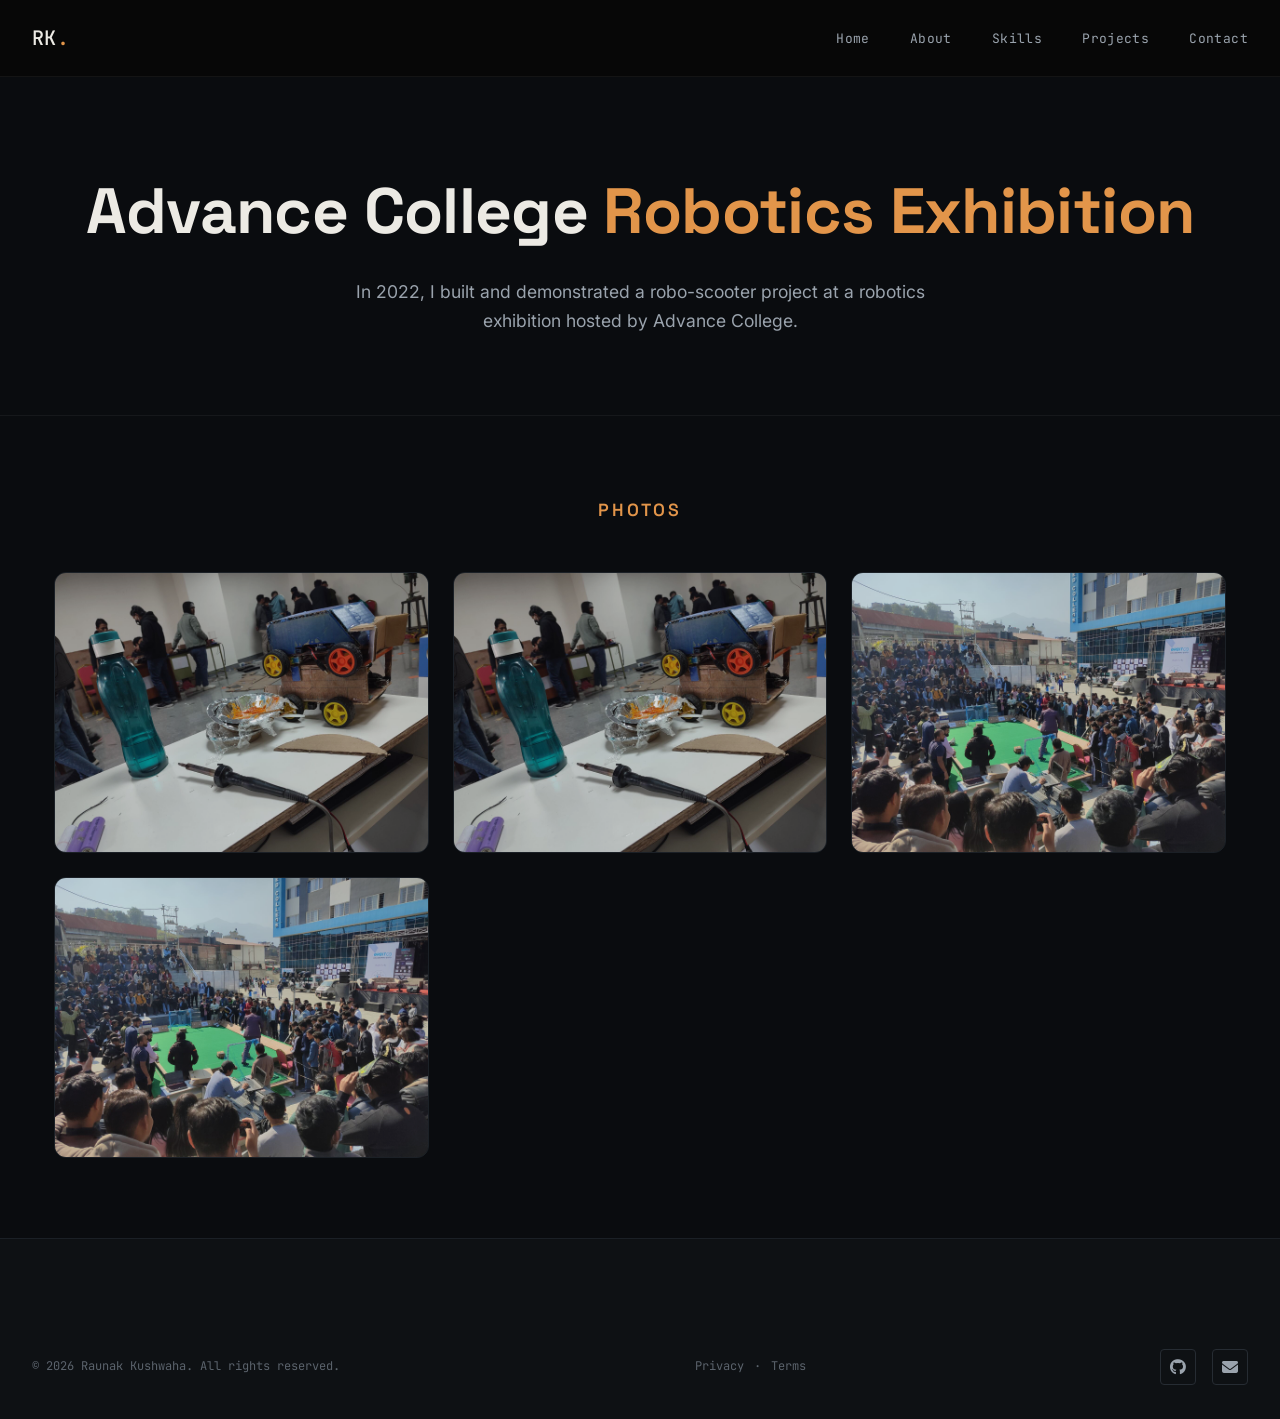
<file: advance-college.html>
<!DOCTYPE html>
<html lang="en">

<head>
    <meta charset="UTF-8">
    <meta name="viewport" content="width=device-width, initial-scale=1.0">
    <title>Advance College Robotics Exhibition | Raunak Kushwaha</title>
    <meta name="description" content="A robo-scooter project built and demonstrated at the Advance College Robotics Exhibition.">
    <link rel="canonical" href="https://raunakkushwaha.tech/advance-college">
    <meta property="og:type" content="website">
    <meta property="og:title" content="Advance College Robotics Exhibition | Raunak Kushwaha">
    <meta property="og:description" content="A robo-scooter project built and demonstrated at the Advance College Robotics Exhibition.">
    <meta property="og:url" content="https://raunakkushwaha.tech/advance-college">
    <meta property="og:image" content="https://raunakkushwaha.tech/assets/advance-college/01.jpg">
    <meta name="twitter:card" content="summary_large_image">
    <meta name="twitter:title" content="Advance College Robotics Exhibition | Raunak Kushwaha">
    <meta name="twitter:description" content="A robo-scooter project built and demonstrated at the Advance College Robotics Exhibition.">
    <meta name="twitter:image" content="https://raunakkushwaha.tech/assets/advance-college/01.jpg">
    <link rel="icon" href="/favicon.ico" sizes="any">
    <link rel="icon" href="/favicon.svg" type="image/svg+xml">
    <link rel="apple-touch-icon" href="/apple-touch-icon.png">
    <link rel="manifest" href="/site.webmanifest">
    <link rel="stylesheet" href="style.css">
    <link href="https://fonts.googleapis.com/css2?family=Space+Grotesk:wght@400;500;600;700&family=Inter:wght@400;500;600&family=JetBrains+Mono:wght@400;500&display=swap" rel="stylesheet">
    <link rel="stylesheet" href="https://cdnjs.cloudflare.com/ajax/libs/font-awesome/6.4.0/css/all.min.css">
    <style>
        body { background: var(--bg); color: var(--text); font-family: var(--font-body); margin: 0; }
        .is-subpage #navbar { background: rgba(8, 8, 8, 0.95); border-bottom: 1px solid rgba(255,255,255,0.05); }
        .page-header { padding: 160px 0 80px; text-align: center; border-bottom: 1px solid rgba(255,255,255,0.05); }
        .page-header h1 { font-size: clamp(2.5rem, 8vw, 4rem); margin-bottom: 1rem; font-weight: 800; }
        .page-header p { color: var(--text-dim); max-width: 650px; margin: 0 auto; font-size: 1.1rem; line-height: 1.6; }

        .content { max-width: 1220px; margin: 0 auto; padding: 0 1.5rem; }
        .block { padding: 80px 0; border-bottom: 1px solid rgba(255,255,255,0.04); }
        .block:last-child { border-bottom: none; }
        .block h2 { font-size: 1.1rem; text-transform: uppercase; letter-spacing: 3px; color: var(--copper); margin-bottom: 3rem; font-weight: 600; text-align: center; }

        .car-grid {
            display: grid;
            grid-template-columns: repeat(auto-fit, minmax(280px, 1fr));
            gap: 2.5rem;
        }
        .feature-card {
            background: var(--surface); border: 1px solid var(--border-soft); border-radius: 16px;
            padding: 2.5rem; text-align: center; transition: all 0.3s ease;
        }
        .feature-card:hover { border-color: var(--copper); transform: translateY(-5px); }
        .feature-card i { font-size: 2.5rem; color: var(--copper); margin-bottom: 1.5rem; display: block; }
        .feature-card h3 { font-size: 1.3rem; margin-bottom: 1rem; color: var(--text); }
        .feature-card p { font-size: 0.95rem; color: var(--text-dim); line-height: 1.6; }

        .gallery {
            display: grid; grid-template-columns: repeat(auto-fit, minmax(280px, 1fr));
            gap: 1.5rem; margin-top: 1rem;
        }
        .gallery-item {
            position: relative; aspect-ratio: 4/3; background: var(--surface);
            border-radius: 12px; overflow: hidden; border: 1px solid var(--border-soft);
            transition: all 0.3s ease;
        }
        .gallery-item:hover { border-color: var(--copper); transform: translateY(-5px); }
        .gallery-item img { width: 100%; height: 100%; object-fit: cover; opacity: 0.85; transition: 0.3s; loading: lazy; }
        .gallery-item:hover img { opacity: 1; }

        @media (max-width: 600px) {
            .page-header { padding: 120px 1.5rem 60px; }
            .block { padding: 50px 0; }
        }
    </style>
</head>

<body class="is-subpage">
    <nav id="navbar" class="scrolled">
        <div class="nav-content">
            <a href="/" class="logo">RK<span>.</span></a>
            <ul class="nav-links">
                <li><a href="/">Home</a></li>
                <li><a href="/#about">About</a></li>
                <li><a href="/#skills">Skills</a></li>
                <li><a href="/#projects">Projects</a></li>
                <li><a href="/#contact">Contact</a></li>
            </ul>
            <div class="hamburger">
                <i class="fas fa-bars"></i>
            </div>
        </div>
    </nav>

    <div class="page-header fade-up">
        <h1>Advance College <span style="color: var(--copper);">Robotics Exhibition</span></h1>
        <p>In 2022, I built and demonstrated a robo-scooter project at a robotics exhibition hosted by Advance College.</p>
    </div>

    <div class="content">

        <div class="block fade-up">
            <h2>Photos</h2>
            <div class="gallery">
                <div class="gallery-item"><img src="assets/advance-college/01.jpg" alt="Advance College Robotics Exhibition 2022" loading="lazy"></div>
                <div class="gallery-item"><img src="assets/advance-college/02.jpg" alt="Advance College Robotics Exhibition 2022" loading="lazy"></div>
                <div class="gallery-item"><img src="assets/advance-college/03.jpg" alt="Advance College Robotics Exhibition 2022" loading="lazy"></div>
                <div class="gallery-item"><img src="assets/advance-college/04.jpg" alt="Advance College Robotics Exhibition 2022" loading="lazy"></div>
            </div>
        </div>
    </div>

    <footer class="footer">
        <div class="container">
            <div class="footer-bottom">
                <p>&copy; 2026 Raunak Kushwaha. All rights reserved.</p>
                <div class="legal-links"><a href="/privacy">Privacy</a><span>&middot;</span><a href="/terms">Terms</a></div>
                <div class="socials">
                    <a href="https://github.com/0xwrdo" target="_blank"><i class="fab fa-github"></i></a>
                    <a href="mailto:raunakkushwaha077@gmail.com"><i class="fas fa-envelope"></i></a>
                </div>
            </div>
        </div>
    </footer>

    <script src="script.js"></script>
    <script>
        document.addEventListener('DOMContentLoaded', () => {
            setTimeout(() => {
                document.querySelectorAll('.fade-up').forEach(el => {
                    el.style.opacity = '1';
                    el.style.transform = 'none';
                });
            }, 1000);
        });
    </script>
</body>
</html>
</file>
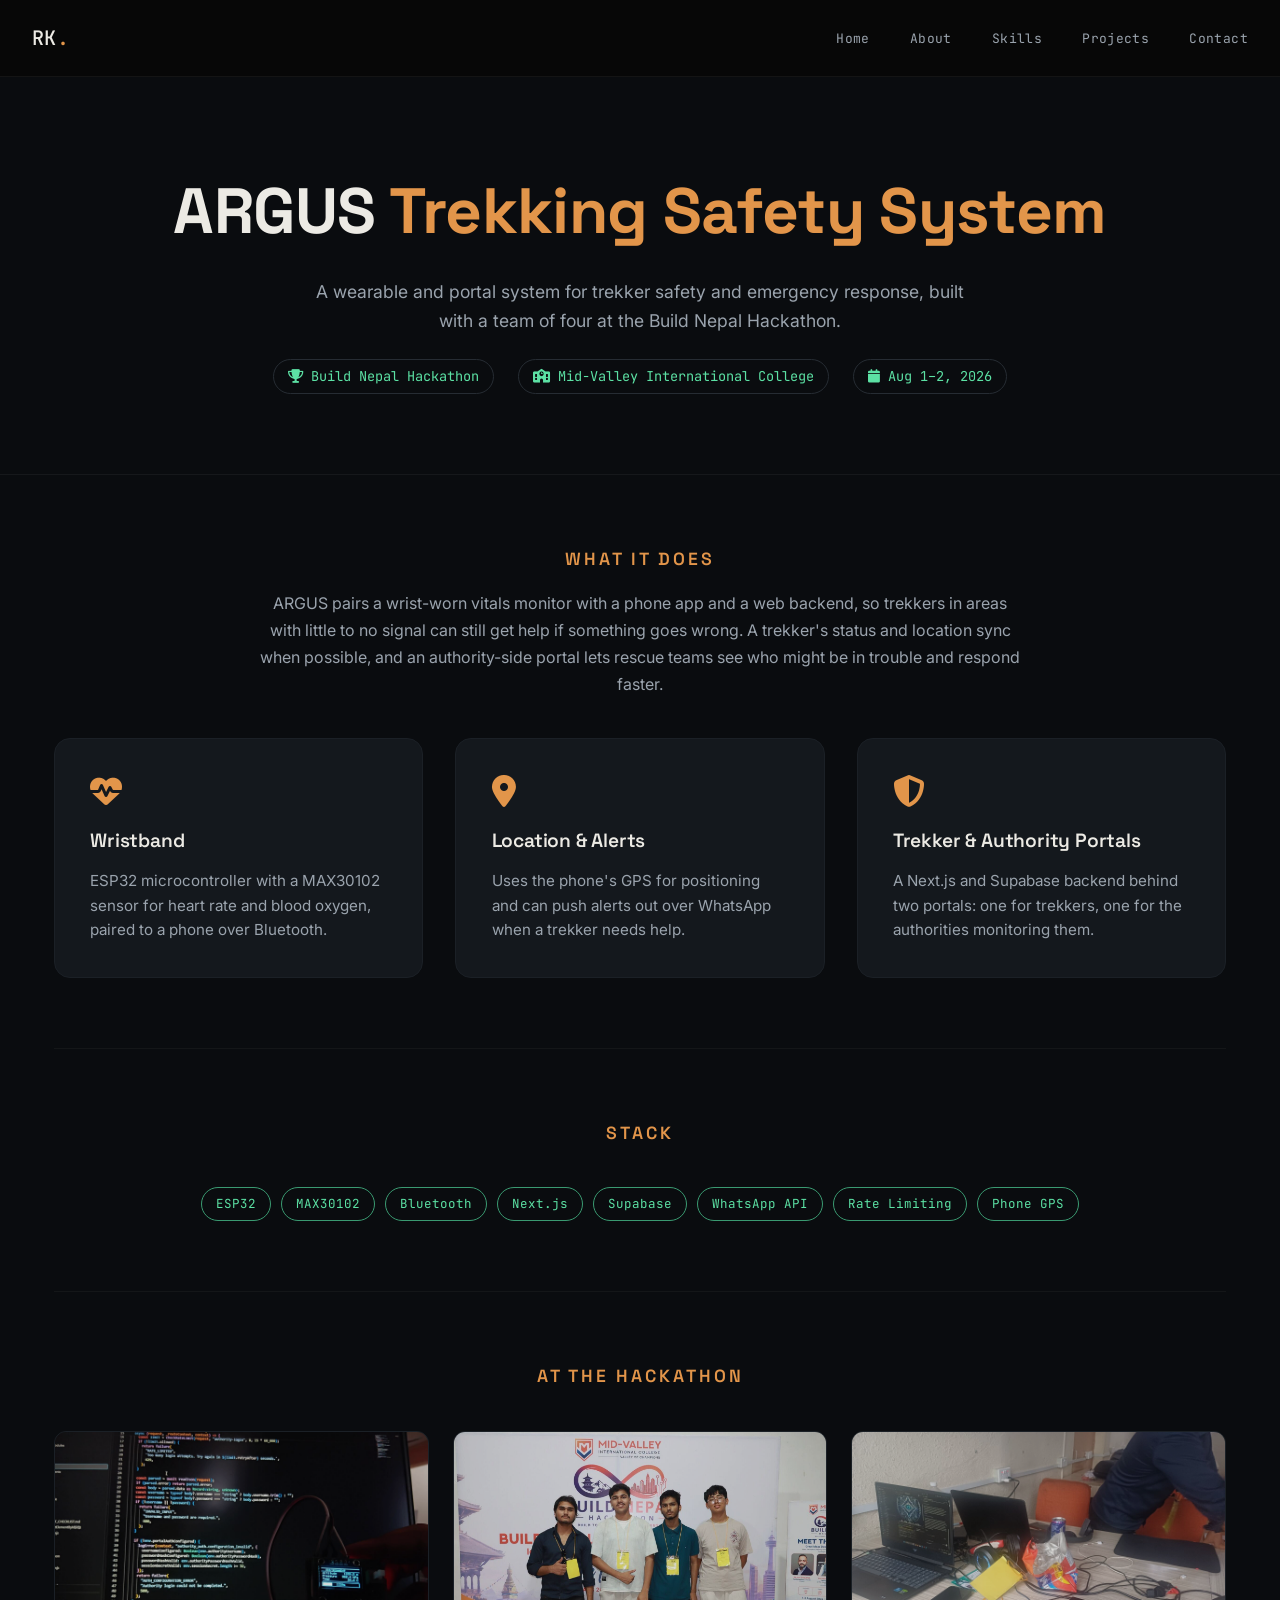
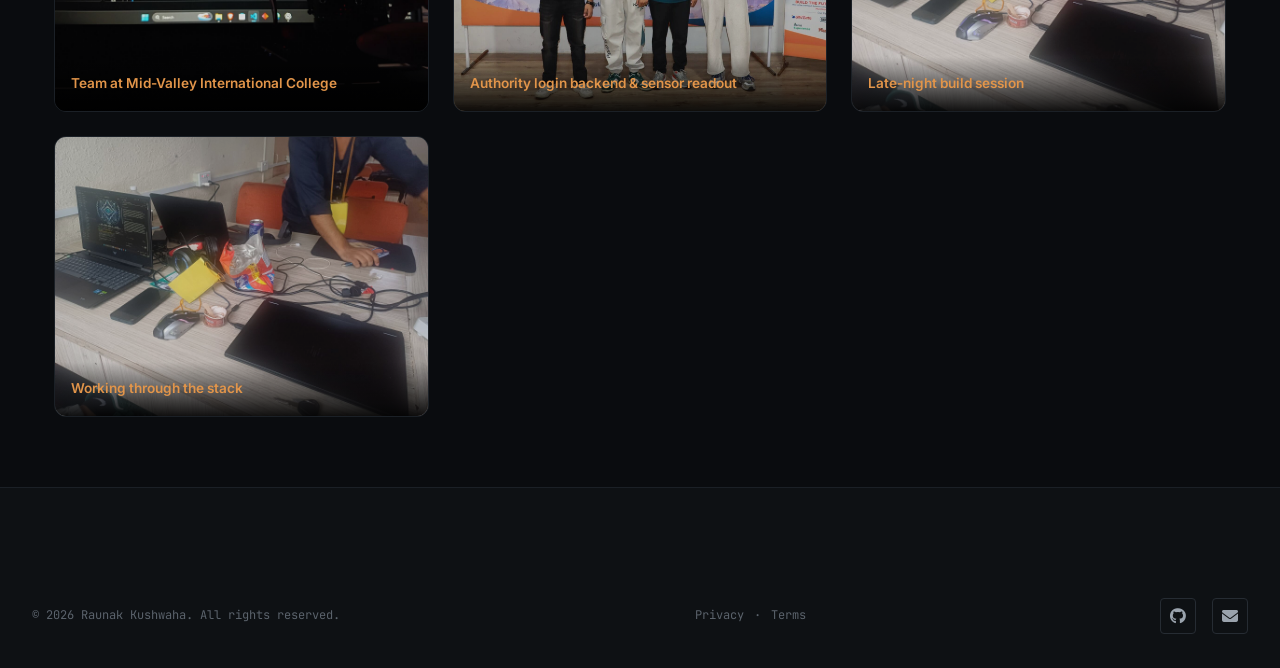
<file: argus.html>
<!DOCTYPE html>
<html lang="en">

<head>
    <meta charset="UTF-8">
    <meta name="viewport" content="width=device-width, initial-scale=1.0">
    <title>ARGUS: Build Nepal Hackathon | Raunak Kushwaha</title>
    <meta name="description" content="ARGUS is a trekking safety system built at the Build Nepal Hackathon: a Next.js and Supabase backend with portals for trekkers and monitoring authorities.">
    <link rel="canonical" href="https://raunakkushwaha.tech/argus">
    <meta property="og:type" content="website">
    <meta property="og:title" content="ARGUS: Build Nepal Hackathon | Raunak Kushwaha">
    <meta property="og:description" content="ARGUS is a trekking safety system built at the Build Nepal Hackathon: a Next.js and Supabase backend with portals for trekkers and monitoring authorities.">
    <meta property="og:url" content="https://raunakkushwaha.tech/argus">
    <meta property="og:image" content="https://raunakkushwaha.tech/assets/argus/build-01.jpg">
    <meta name="twitter:card" content="summary_large_image">
    <meta name="twitter:title" content="ARGUS: Build Nepal Hackathon | Raunak Kushwaha">
    <meta name="twitter:description" content="ARGUS is a trekking safety system built at the Build Nepal Hackathon: a Next.js and Supabase backend with portals for trekkers and monitoring authorities.">
    <meta name="twitter:image" content="https://raunakkushwaha.tech/assets/argus/build-01.jpg">
    <link rel="icon" href="/favicon.ico" sizes="any">
    <link rel="icon" href="/favicon.svg" type="image/svg+xml">
    <link rel="apple-touch-icon" href="/apple-touch-icon.png">
    <link rel="manifest" href="/site.webmanifest">
    <link rel="stylesheet" href="style.css">
    <link href="https://fonts.googleapis.com/css2?family=Space+Grotesk:wght@400;500;600;700&family=Inter:wght@400;500;600&family=JetBrains+Mono:wght@400;500&display=swap" rel="stylesheet">
    <link rel="stylesheet" href="https://cdnjs.cloudflare.com/ajax/libs/font-awesome/6.4.0/css/all.min.css">
    <style>
        body { background: var(--bg); color: var(--text); font-family: var(--font-body); margin: 0; }
        .is-subpage #navbar { background: rgba(8, 8, 8, 0.95); border-bottom: 1px solid rgba(255,255,255,0.05); }
        .page-header { padding: 160px 0 80px; text-align: center; border-bottom: 1px solid rgba(255,255,255,0.05); }
        .page-header h1 { font-size: clamp(2.5rem, 8vw, 4rem); margin-bottom: 1rem; font-weight: 800; }
        .page-header p { color: var(--text-dim); max-width: 680px; margin: 0 auto; font-size: 1.1rem; line-height: 1.6; }
        .page-header .meta { display: flex; justify-content: center; gap: 24px; margin-top: 1.5rem; flex-wrap: wrap; }
        .page-header .meta span { font-family: var(--font-mono); font-size: 0.85rem; color: var(--signal); border: 1px solid var(--border); border-radius: 999px; padding: 6px 14px; }

        .content { max-width: 1220px; margin: 0 auto; padding: 0 1.5rem; }
        .block { padding: 70px 0; border-bottom: 1px solid rgba(255,255,255,0.04); }
        .block:last-child { border-bottom: none; }
        .block h2 { font-size: 1.1rem; text-transform: uppercase; letter-spacing: 3px; color: var(--copper); margin-bottom: 2.5rem; font-weight: 600; text-align: center; }
        .block > p.intro { color: var(--text-dim); max-width: 760px; margin: -1.5rem auto 2.5rem; text-align: center; line-height: 1.7; }

        .car-grid { display: grid; grid-template-columns: repeat(auto-fit, minmax(280px, 1fr)); gap: 2rem; }
        .feature-card { background: var(--surface); border: 1px solid var(--border-soft); border-radius: 16px; padding: 2.2rem; transition: all 0.3s ease; }
        .feature-card:hover { border-color: var(--copper); transform: translateY(-5px); }
        .feature-card i { font-size: 2rem; color: var(--copper); margin-bottom: 1.2rem; display: block; }
        .feature-card h3 { font-size: 1.2rem; margin-bottom: 0.8rem; color: var(--text); }
        .feature-card p { font-size: 0.95rem; color: var(--text-dim); line-height: 1.6; }

        .stack-tags { display: flex; flex-wrap: wrap; gap: 10px; justify-content: center; max-width: 900px; margin: 0 auto; }
        .stack-tags span { font-family: var(--font-mono); font-size: 12.5px; color: var(--signal); border: 1px solid var(--signal-dim); padding: 6px 14px; border-radius: 999px; }

        .gallery { display: grid; grid-template-columns: repeat(auto-fit, minmax(280px, 1fr)); gap: 1.5rem; margin-top: 1rem; }
        .gallery-item { position: relative; aspect-ratio: 4/3; background: var(--surface); border-radius: 12px; overflow: hidden; border: 1px solid var(--border-soft); transition: all 0.3s ease; }
        .gallery-item:hover { border-color: var(--copper); transform: translateY(-5px); }
        .gallery-item img { width: 100%; height: 100%; object-fit: cover; opacity: 0.85; transition: 0.3s; }
        .gallery-item:hover img { opacity: 1; }
        .gallery-item .caption { position: absolute; bottom: 0; left: 0; right: 0; padding: 1rem; background: linear-gradient(transparent, rgba(0,0,0,0.9)); font-size: 0.85rem; color: var(--copper); font-weight: 600; }

        @media (max-width: 600px) {
            .page-header { padding: 120px 1.5rem 60px; }
            .block { padding: 50px 0; }
        }
    </style>
</head>

<body class="is-subpage">
    <nav id="navbar" class="scrolled">
        <div class="nav-content">
            <a href="/" class="logo">RK<span>.</span></a>
            <ul class="nav-links">
                <li><a href="/">Home</a></li>
                <li><a href="/#about">About</a></li>
                <li><a href="/#skills">Skills</a></li>
                <li><a href="/#projects">Projects</a></li>
                <li><a href="/#contact">Contact</a></li>
            </ul>
            <div class="hamburger">
                <i class="fas fa-bars"></i>
            </div>
        </div>
    </nav>

    <div class="page-header fade-up">
        <h1>ARGUS <span style="color: var(--copper);">Trekking Safety System</span></h1>
        <p>A wearable and portal system for trekker safety and emergency response, built with a team of four at the Build Nepal Hackathon.</p>
        <div class="meta">
            <span><i class="fas fa-trophy"></i> Build Nepal Hackathon</span>
            <span><i class="fas fa-school"></i> Mid-Valley International College</span>
            <span><i class="fas fa-calendar"></i> Aug 1–2, 2026</span>
        </div>
    </div>

    <div class="content">
        <div class="block fade-up">
            <h2>What It Does</h2>
            <p class="intro">ARGUS pairs a wrist-worn vitals monitor with a phone app and a web backend, so trekkers in areas with little to no signal can still get help if something goes wrong. A trekker's status and location sync when possible, and an authority-side portal lets rescue teams see who might be in trouble and respond faster.</p>
            <div class="car-grid">
                <div class="feature-card">
                    <i class="fas fa-heart-pulse"></i>
                    <h3>Wristband</h3>
                    <p>ESP32 microcontroller with a MAX30102 sensor for heart rate and blood oxygen, paired to a phone over Bluetooth.</p>
                </div>
                <div class="feature-card">
                    <i class="fas fa-location-dot"></i>
                    <h3>Location & Alerts</h3>
                    <p>Uses the phone's GPS for positioning and can push alerts out over WhatsApp when a trekker needs help.</p>
                </div>
                <div class="feature-card">
                    <i class="fas fa-shield-halved"></i>
                    <h3>Trekker & Authority Portals</h3>
                    <p>A Next.js and Supabase backend behind two portals: one for trekkers, one for the authorities monitoring them.</p>
                </div>
            </div>
        </div>

        <div class="block fade-up">
            <h2>Stack</h2>
            <div class="stack-tags">
                <span>ESP32</span><span>MAX30102</span><span>Bluetooth</span><span>Next.js</span>
                <span>Supabase</span><span>WhatsApp API</span><span>Rate Limiting</span><span>Phone GPS</span>
            </div>
        </div>

        <div class="block fade-up">
            <h2>At the Hackathon</h2>
            <div class="gallery">
                <div class="gallery-item"><img src="assets/argus/team.jpg" alt="Team at Build Nepal Hackathon"><div class="caption">Team at Mid-Valley International College</div></div>
                <div class="gallery-item"><img src="assets/argus/build-01.jpg" alt="Authority login backend and environment sensor readout"><div class="caption">Authority login backend & sensor readout</div></div>
                <div class="gallery-item"><img src="assets/argus/build-02.jpg" alt="Team workspace during the build"><div class="caption">Late-night build session</div></div>
                <div class="gallery-item"><img src="assets/argus/build-04.jpg" alt="Team workspace during the build"><div class="caption">Working through the stack</div></div>
            </div>
        </div>
    </div>

    <footer class="footer">
        <div class="container">
            <div class="footer-bottom">
                <p>&copy; 2026 Raunak Kushwaha. All rights reserved.</p>
                <div class="legal-links"><a href="/privacy">Privacy</a><span>&middot;</span><a href="/terms">Terms</a></div>
                <div class="socials">
                    <a href="https://github.com/0xwrdo" target="_blank"><i class="fab fa-github"></i></a>
                    <a href="mailto:raunakkushwaha077@gmail.com"><i class="fas fa-envelope"></i></a>
                </div>
            </div>
        </div>
    </footer>

    <script src="script.js"></script>
    <script>
        document.addEventListener('DOMContentLoaded', () => {
            setTimeout(() => {
                document.querySelectorAll('.fade-up').forEach(el => {
                    el.style.opacity = '1';
                    el.style.transform = 'none';
                });
            }, 1000);
        });
    </script>
</body>
</html>
</file>
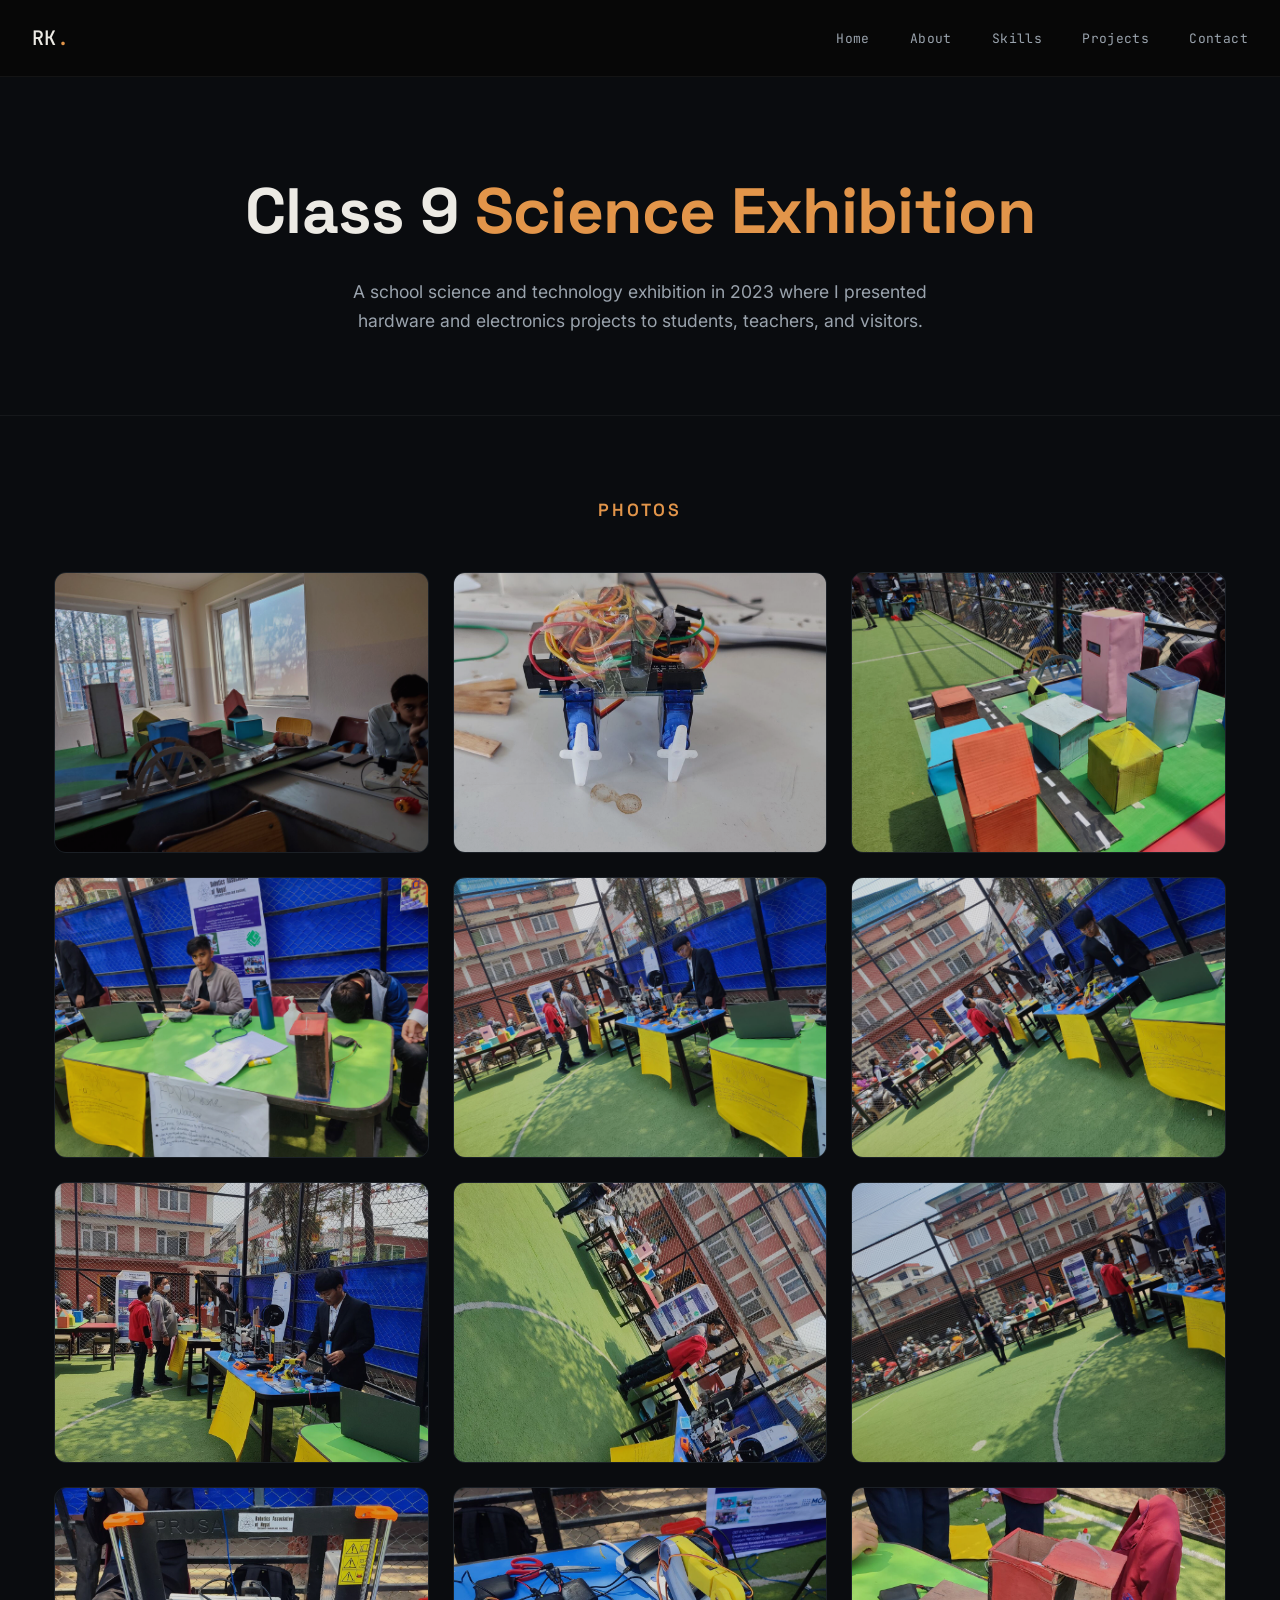
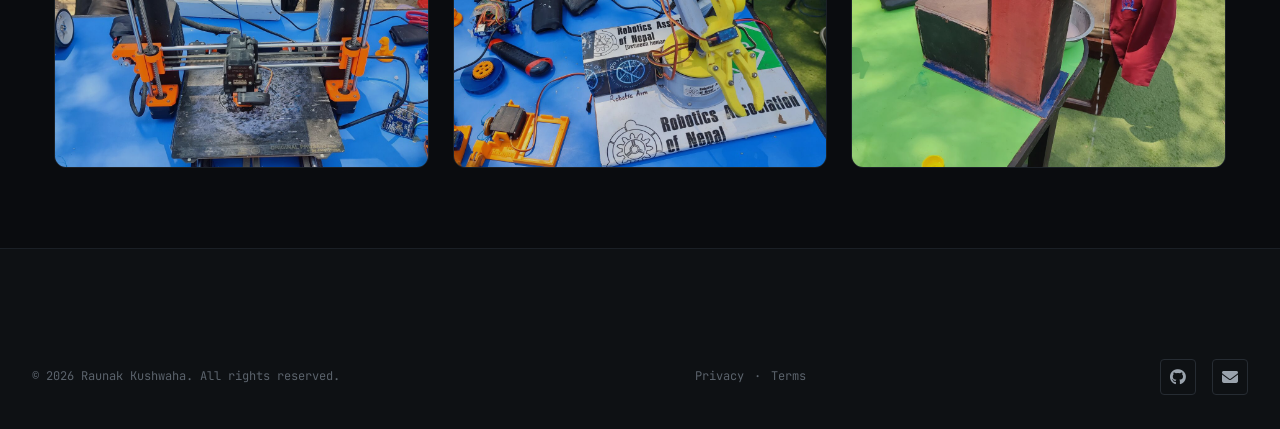
<file: class9-exhibition.html>
<!DOCTYPE html>
<html lang="en">

<head>
    <meta charset="UTF-8">
    <meta name="viewport" content="width=device-width, initial-scale=1.0">
    <title>Class 9 Science Exhibition | Raunak Kushwaha</title>
    <meta name="description" content="Hardware and electronics projects presented by Raunak Kushwaha at his school's Class 9 Science Exhibition.">
    <link rel="canonical" href="https://raunakkushwaha.tech/class9-exhibition">
    <meta property="og:type" content="website">
    <meta property="og:title" content="Class 9 Science Exhibition | Raunak Kushwaha">
    <meta property="og:description" content="Hardware and electronics projects presented by Raunak Kushwaha at his school's Class 9 Science Exhibition.">
    <meta property="og:url" content="https://raunakkushwaha.tech/class9-exhibition">
    <meta property="og:image" content="https://raunakkushwaha.tech/assets/class9/01.jpg">
    <meta name="twitter:card" content="summary_large_image">
    <meta name="twitter:title" content="Class 9 Science Exhibition | Raunak Kushwaha">
    <meta name="twitter:description" content="Hardware and electronics projects presented by Raunak Kushwaha at his school's Class 9 Science Exhibition.">
    <meta name="twitter:image" content="https://raunakkushwaha.tech/assets/class9/01.jpg">
    <link rel="icon" href="/favicon.ico" sizes="any">
    <link rel="icon" href="/favicon.svg" type="image/svg+xml">
    <link rel="apple-touch-icon" href="/apple-touch-icon.png">
    <link rel="manifest" href="/site.webmanifest">
    <link rel="stylesheet" href="style.css">
    <link href="https://fonts.googleapis.com/css2?family=Space+Grotesk:wght@400;500;600;700&family=Inter:wght@400;500;600&family=JetBrains+Mono:wght@400;500&display=swap" rel="stylesheet">
    <link rel="stylesheet" href="https://cdnjs.cloudflare.com/ajax/libs/font-awesome/6.4.0/css/all.min.css">
    <style>
        body { background: var(--bg); color: var(--text); font-family: var(--font-body); margin: 0; }
        .is-subpage #navbar { background: rgba(8, 8, 8, 0.95); border-bottom: 1px solid rgba(255,255,255,0.05); }
        .page-header { padding: 160px 0 80px; text-align: center; border-bottom: 1px solid rgba(255,255,255,0.05); }
        .page-header h1 { font-size: clamp(2.5rem, 8vw, 4rem); margin-bottom: 1rem; font-weight: 800; }
        .page-header p { color: var(--text-dim); max-width: 650px; margin: 0 auto; font-size: 1.1rem; line-height: 1.6; }

        .content { max-width: 1220px; margin: 0 auto; padding: 0 1.5rem; }
        .block { padding: 80px 0; border-bottom: 1px solid rgba(255,255,255,0.04); }
        .block:last-child { border-bottom: none; }
        .block h2 { font-size: 1.1rem; text-transform: uppercase; letter-spacing: 3px; color: var(--copper); margin-bottom: 3rem; font-weight: 600; text-align: center; }

        .car-grid {
            display: grid;
            grid-template-columns: repeat(auto-fit, minmax(280px, 1fr));
            gap: 2.5rem;
        }
        .feature-card {
            background: var(--surface); border: 1px solid var(--border-soft); border-radius: 16px;
            padding: 2.5rem; text-align: center; transition: all 0.3s ease;
        }
        .feature-card:hover { border-color: var(--copper); transform: translateY(-5px); }
        .feature-card i { font-size: 2.5rem; color: var(--copper); margin-bottom: 1.5rem; display: block; }
        .feature-card h3 { font-size: 1.3rem; margin-bottom: 1rem; color: var(--text); }
        .feature-card p { font-size: 0.95rem; color: var(--text-dim); line-height: 1.6; }

        .gallery {
            display: grid; grid-template-columns: repeat(auto-fit, minmax(280px, 1fr));
            gap: 1.5rem; margin-top: 1rem;
        }
        .gallery-item {
            position: relative; aspect-ratio: 4/3; background: var(--surface);
            border-radius: 12px; overflow: hidden; border: 1px solid var(--border-soft);
            transition: all 0.3s ease;
        }
        .gallery-item:hover { border-color: var(--copper); transform: translateY(-5px); }
        .gallery-item img { width: 100%; height: 100%; object-fit: cover; opacity: 0.85; transition: 0.3s; loading: lazy; }
        .gallery-item:hover img { opacity: 1; }

        @media (max-width: 600px) {
            .page-header { padding: 120px 1.5rem 60px; }
            .block { padding: 50px 0; }
        }
    </style>
</head>

<body class="is-subpage">
    <nav id="navbar" class="scrolled">
        <div class="nav-content">
            <a href="/" class="logo">RK<span>.</span></a>
            <ul class="nav-links">
                <li><a href="/">Home</a></li>
                <li><a href="/#about">About</a></li>
                <li><a href="/#skills">Skills</a></li>
                <li><a href="/#projects">Projects</a></li>
                <li><a href="/#contact">Contact</a></li>
            </ul>
            <div class="hamburger">
                <i class="fas fa-bars"></i>
            </div>
        </div>
    </nav>

    <div class="page-header fade-up">
        <h1>Class 9 <span style="color: var(--copper);">Science Exhibition</span></h1>
        <p>A school science and technology exhibition in 2023 where I presented hardware and electronics projects to students, teachers, and visitors.</p>
    </div>

    <div class="content">

        <div class="block fade-up">
            <h2>Photos</h2>
            <div class="gallery">
                <div class="gallery-item"><img src="assets/class9/01.jpg" alt="Class 9 Science Exhibition 2023" loading="lazy"></div>
                <div class="gallery-item"><img src="assets/class9/02.jpg" alt="Class 9 Science Exhibition 2023" loading="lazy"></div>
                <div class="gallery-item"><img src="assets/class9/03.jpg" alt="Class 9 Science Exhibition 2023" loading="lazy"></div>
                <div class="gallery-item"><img src="assets/class9/04.jpg" alt="Class 9 Science Exhibition 2023" loading="lazy"></div>
                <div class="gallery-item"><img src="assets/class9/05.jpg" alt="Class 9 Science Exhibition 2023" loading="lazy"></div>
                <div class="gallery-item"><img src="assets/class9/06.jpg" alt="Class 9 Science Exhibition 2023" loading="lazy"></div>
                <div class="gallery-item"><img src="assets/class9/07.jpg" alt="Class 9 Science Exhibition 2023" loading="lazy"></div>
                <div class="gallery-item"><img src="assets/class9/08.jpg" alt="Class 9 Science Exhibition 2023" loading="lazy"></div>
                <div class="gallery-item"><img src="assets/class9/09.jpg" alt="Class 9 Science Exhibition 2023" loading="lazy"></div>
                <div class="gallery-item"><img src="assets/class9/10.jpg" alt="Class 9 Science Exhibition 2023" loading="lazy"></div>
                <div class="gallery-item"><img src="assets/class9/11.jpg" alt="Class 9 Science Exhibition 2023" loading="lazy"></div>
                <div class="gallery-item"><img src="assets/class9/12.jpg" alt="Class 9 Science Exhibition 2023" loading="lazy"></div>
            </div>
        </div>
    </div>

    <footer class="footer">
        <div class="container">
            <div class="footer-bottom">
                <p>&copy; 2026 Raunak Kushwaha. All rights reserved.</p>
                <div class="legal-links"><a href="/privacy">Privacy</a><span>&middot;</span><a href="/terms">Terms</a></div>
                <div class="socials">
                    <a href="https://github.com/0xwrdo" target="_blank"><i class="fab fa-github"></i></a>
                    <a href="mailto:raunakkushwaha077@gmail.com"><i class="fas fa-envelope"></i></a>
                </div>
            </div>
        </div>
    </footer>

    <script src="script.js"></script>
    <script>
        document.addEventListener('DOMContentLoaded', () => {
            setTimeout(() => {
                document.querySelectorAll('.fade-up').forEach(el => {
                    el.style.opacity = '1';
                    el.style.transform = 'none';
                });
            }, 1000);
        });
    </script>
</body>
</html>
</file>
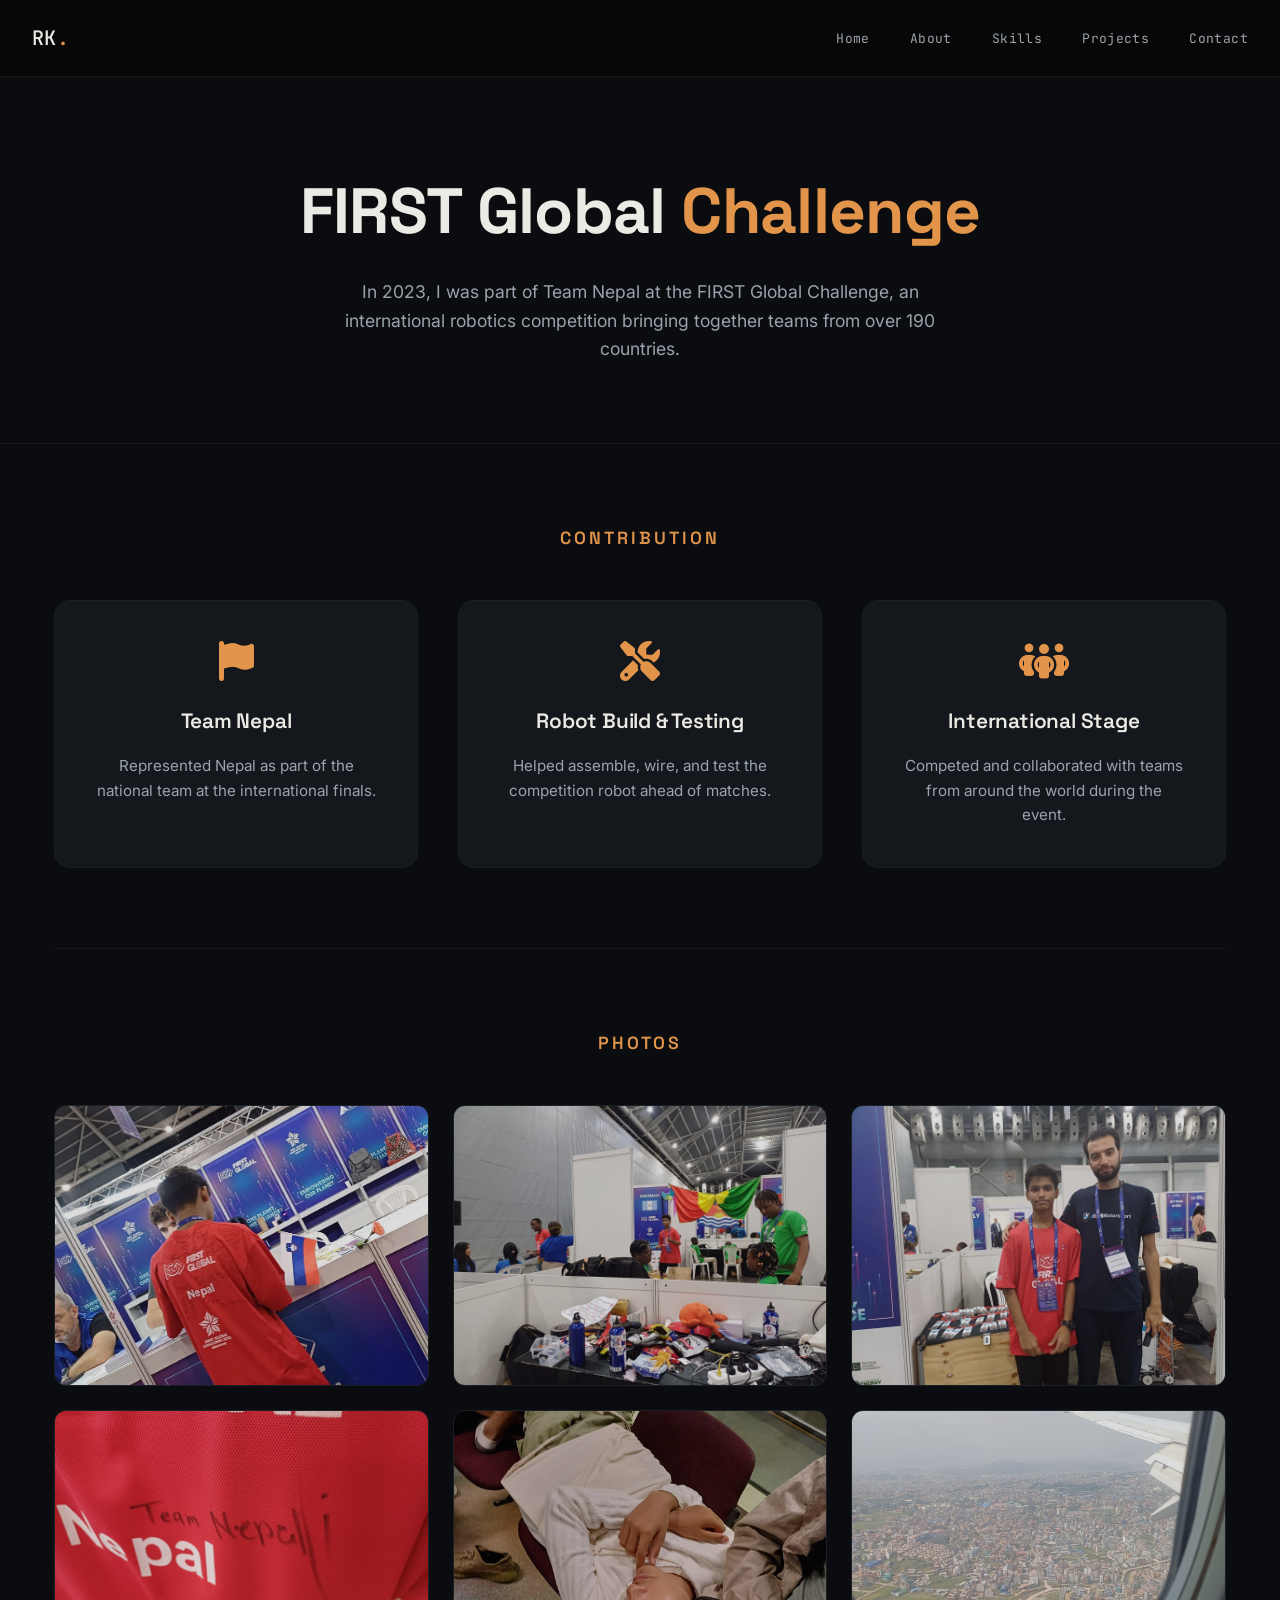
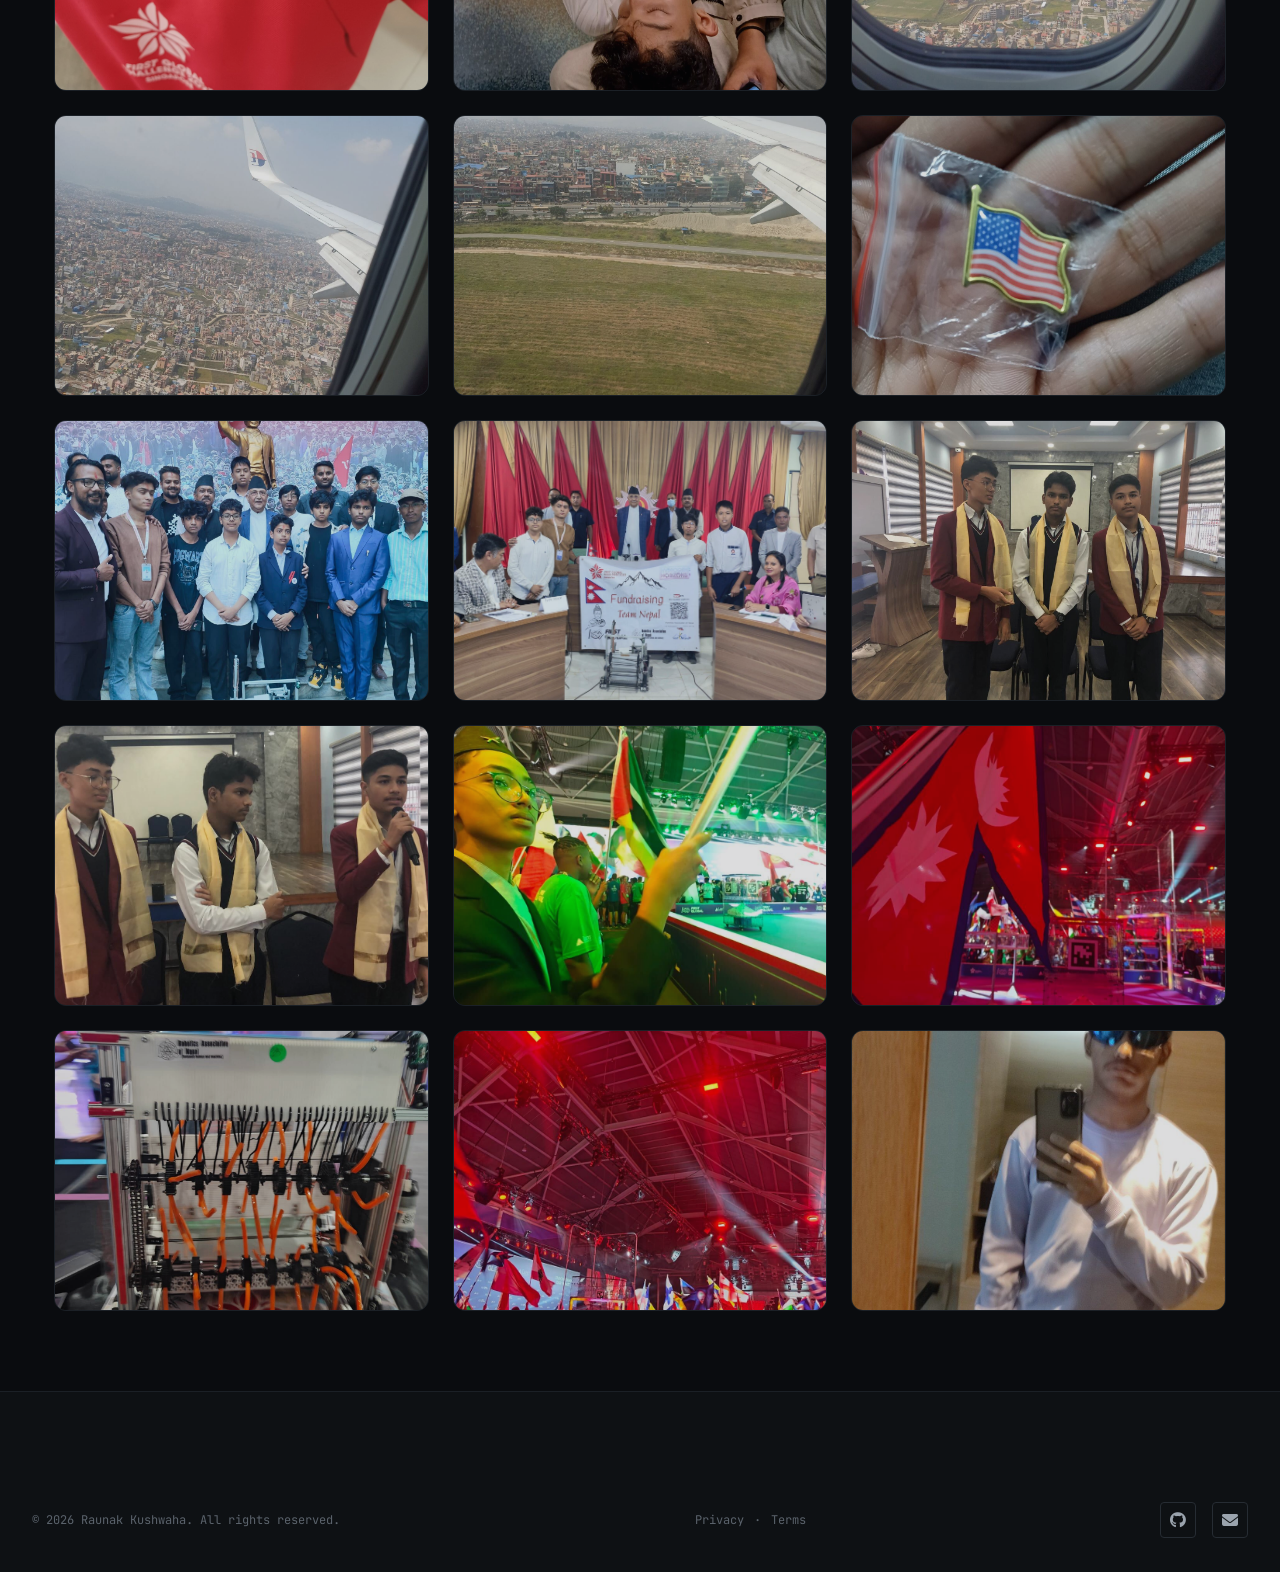
<file: fgc.html>
<!DOCTYPE html>
<html lang="en">

<head>
    <meta charset="UTF-8">
    <meta name="viewport" content="width=device-width, initial-scale=1.0">
    <title>FIRST Global Challenge 2023 | Raunak Kushwaha</title>
    <meta name="description" content="Raunak Kushwaha's experience representing Nepal at the FIRST Global Challenge 2023, an international robotics competition.">
    <link rel="canonical" href="https://raunakkushwaha.tech/fgc">
    <meta property="og:type" content="website">
    <meta property="og:title" content="FIRST Global Challenge 2023 | Raunak Kushwaha">
    <meta property="og:description" content="Raunak Kushwaha's experience representing Nepal at the FIRST Global Challenge 2023, an international robotics competition.">
    <meta property="og:url" content="https://raunakkushwaha.tech/fgc">
    <meta property="og:image" content="https://raunakkushwaha.tech/assets/fgc/01.jpg">
    <meta name="twitter:card" content="summary_large_image">
    <meta name="twitter:title" content="FIRST Global Challenge 2023 | Raunak Kushwaha">
    <meta name="twitter:description" content="Raunak Kushwaha's experience representing Nepal at the FIRST Global Challenge 2023, an international robotics competition.">
    <meta name="twitter:image" content="https://raunakkushwaha.tech/assets/fgc/01.jpg">
    <link rel="icon" href="/favicon.ico" sizes="any">
    <link rel="icon" href="/favicon.svg" type="image/svg+xml">
    <link rel="apple-touch-icon" href="/apple-touch-icon.png">
    <link rel="manifest" href="/site.webmanifest">
    <link rel="stylesheet" href="style.css">
    <link href="https://fonts.googleapis.com/css2?family=Space+Grotesk:wght@400;500;600;700&family=Inter:wght@400;500;600&family=JetBrains+Mono:wght@400;500&display=swap" rel="stylesheet">
    <link rel="stylesheet" href="https://cdnjs.cloudflare.com/ajax/libs/font-awesome/6.4.0/css/all.min.css">
    <style>
        body { background: var(--bg); color: var(--text); font-family: var(--font-body); margin: 0; }
        .is-subpage #navbar { background: rgba(8, 8, 8, 0.95); border-bottom: 1px solid rgba(255,255,255,0.05); }
        .page-header { padding: 160px 0 80px; text-align: center; border-bottom: 1px solid rgba(255,255,255,0.05); }
        .page-header h1 { font-size: clamp(2.5rem, 8vw, 4rem); margin-bottom: 1rem; font-weight: 800; }
        .page-header p { color: var(--text-dim); max-width: 650px; margin: 0 auto; font-size: 1.1rem; line-height: 1.6; }

        .content { max-width: 1220px; margin: 0 auto; padding: 0 1.5rem; }
        .block { padding: 80px 0; border-bottom: 1px solid rgba(255,255,255,0.04); }
        .block:last-child { border-bottom: none; }
        .block h2 { font-size: 1.1rem; text-transform: uppercase; letter-spacing: 3px; color: var(--copper); margin-bottom: 3rem; font-weight: 600; text-align: center; }

        .car-grid {
            display: grid;
            grid-template-columns: repeat(auto-fit, minmax(280px, 1fr));
            gap: 2.5rem;
        }
        .feature-card {
            background: var(--surface); border: 1px solid var(--border-soft); border-radius: 16px;
            padding: 2.5rem; text-align: center; transition: all 0.3s ease;
        }
        .feature-card:hover { border-color: var(--copper); transform: translateY(-5px); }
        .feature-card i { font-size: 2.5rem; color: var(--copper); margin-bottom: 1.5rem; display: block; }
        .feature-card h3 { font-size: 1.3rem; margin-bottom: 1rem; color: var(--text); }
        .feature-card p { font-size: 0.95rem; color: var(--text-dim); line-height: 1.6; }

        .gallery {
            display: grid; grid-template-columns: repeat(auto-fit, minmax(280px, 1fr));
            gap: 1.5rem; margin-top: 1rem;
        }
        .gallery-item {
            position: relative; aspect-ratio: 4/3; background: var(--surface);
            border-radius: 12px; overflow: hidden; border: 1px solid var(--border-soft);
            transition: all 0.3s ease;
        }
        .gallery-item:hover { border-color: var(--copper); transform: translateY(-5px); }
        .gallery-item img { width: 100%; height: 100%; object-fit: cover; opacity: 0.85; transition: 0.3s; loading: lazy; }
        .gallery-item:hover img { opacity: 1; }

        @media (max-width: 600px) {
            .page-header { padding: 120px 1.5rem 60px; }
            .block { padding: 50px 0; }
        }
    </style>
</head>

<body class="is-subpage">
    <nav id="navbar" class="scrolled">
        <div class="nav-content">
            <a href="/" class="logo">RK<span>.</span></a>
            <ul class="nav-links">
                <li><a href="/">Home</a></li>
                <li><a href="/#about">About</a></li>
                <li><a href="/#skills">Skills</a></li>
                <li><a href="/#projects">Projects</a></li>
                <li><a href="/#contact">Contact</a></li>
            </ul>
            <div class="hamburger">
                <i class="fas fa-bars"></i>
            </div>
        </div>
    </nav>

    <div class="page-header fade-up">
        <h1>FIRST Global <span style="color: var(--copper);">Challenge</span></h1>
        <p>In 2023, I was part of Team Nepal at the FIRST Global Challenge, an international robotics competition bringing together teams from over 190 countries.</p>
    </div>

    <div class="content">
        <div class="block fade-up">
            <h2>Contribution</h2>
            <div class="car-grid">
                <div class="feature-card">
                    <i class="fas fa-flag"></i>
                    <h3>Team Nepal</h3>
                    <p>Represented Nepal as part of the national team at the international finals.</p>
                </div>
                <div class="feature-card">
                    <i class="fas fa-screwdriver-wrench"></i>
                    <h3>Robot Build & Testing</h3>
                    <p>Helped assemble, wire, and test the competition robot ahead of matches.</p>
                </div>
                <div class="feature-card">
                    <i class="fas fa-people-group"></i>
                    <h3>International Stage</h3>
                    <p>Competed and collaborated with teams from around the world during the event.</p>
                </div>
            </div>
        </div>


        <div class="block fade-up">
            <h2>Photos</h2>
            <div class="gallery">
                <div class="gallery-item"><img src="assets/fgc/01.jpg" alt="FIRST Global Challenge 2023" loading="lazy"></div>
                <div class="gallery-item"><img src="assets/fgc/02.jpg" alt="FIRST Global Challenge 2023" loading="lazy"></div>
                <div class="gallery-item"><img src="assets/fgc/03.jpg" alt="FIRST Global Challenge 2023" loading="lazy"></div>
                <div class="gallery-item"><img src="assets/fgc/04.jpg" alt="FIRST Global Challenge 2023" loading="lazy"></div>
                <div class="gallery-item"><img src="assets/fgc/05.jpg" alt="FIRST Global Challenge 2023" loading="lazy"></div>
                <div class="gallery-item"><img src="assets/fgc/06.jpg" alt="FIRST Global Challenge 2023" loading="lazy"></div>
                <div class="gallery-item"><img src="assets/fgc/07.jpg" alt="FIRST Global Challenge 2023" loading="lazy"></div>
                <div class="gallery-item"><img src="assets/fgc/08.jpg" alt="FIRST Global Challenge 2023" loading="lazy"></div>
                <div class="gallery-item"><img src="assets/fgc/09.jpg" alt="FIRST Global Challenge 2023" loading="lazy"></div>
                <div class="gallery-item"><img src="assets/fgc/10.jpg" alt="FIRST Global Challenge 2023" loading="lazy"></div>
                <div class="gallery-item"><img src="assets/fgc/11.jpg" alt="FIRST Global Challenge 2023" loading="lazy"></div>
                <div class="gallery-item"><img src="assets/fgc/12.jpg" alt="FIRST Global Challenge 2023" loading="lazy"></div>
                <div class="gallery-item"><img src="assets/fgc/13.jpg" alt="FIRST Global Challenge 2023" loading="lazy"></div>
                <div class="gallery-item"><img src="assets/fgc/14.jpg" alt="FIRST Global Challenge 2023" loading="lazy"></div>
                <div class="gallery-item"><img src="assets/fgc/15.jpg" alt="FIRST Global Challenge 2023" loading="lazy"></div>
                <div class="gallery-item"><img src="assets/fgc/16.jpg" alt="FIRST Global Challenge 2023" loading="lazy"></div>
                <div class="gallery-item"><img src="assets/fgc/17.jpg" alt="FIRST Global Challenge 2023" loading="lazy"></div>
                <div class="gallery-item"><img src="assets/fgc/18.jpg" alt="FIRST Global Challenge 2023" loading="lazy"></div>
            </div>
        </div>
    </div>

    <footer class="footer">
        <div class="container">
            <div class="footer-bottom">
                <p>&copy; 2026 Raunak Kushwaha. All rights reserved.</p>
                <div class="legal-links"><a href="/privacy">Privacy</a><span>&middot;</span><a href="/terms">Terms</a></div>
                <div class="socials">
                    <a href="https://github.com/0xwrdo" target="_blank"><i class="fab fa-github"></i></a>
                    <a href="mailto:raunakkushwaha077@gmail.com"><i class="fas fa-envelope"></i></a>
                </div>
            </div>
        </div>
    </footer>

    <script src="script.js"></script>
    <script>
        document.addEventListener('DOMContentLoaded', () => {
            setTimeout(() => {
                document.querySelectorAll('.fade-up').forEach(el => {
                    el.style.opacity = '1';
                    el.style.transform = 'none';
                });
            }, 1000);
        });
    </script>
</body>
</html>
</file>
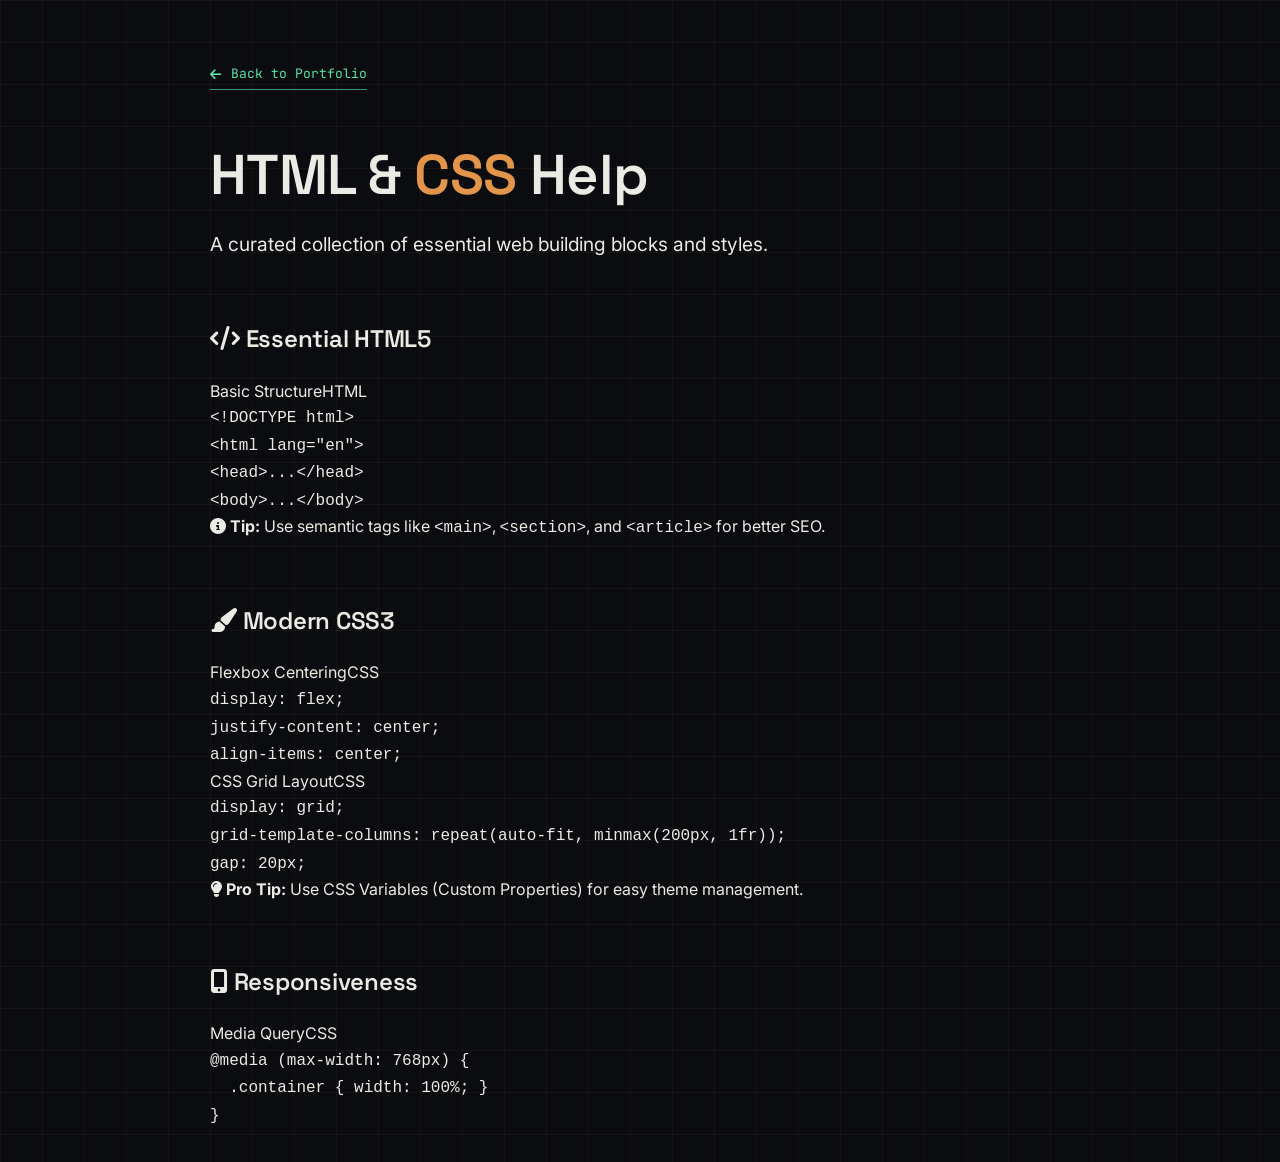
<file: html-css.html>
<!DOCTYPE html>
<html lang="en">
<head>
    <meta charset="UTF-8">
    <meta name="viewport" content="width=device-width, initial-scale=1.0">
    <title>HTML & CSS Cheatsheet | Raunak Kushwaha</title>
    <meta name="description" content="A personal HTML and CSS reference sheet compiled by Raunak Kushwaha.">
    <link rel="canonical" href="https://raunakkushwaha.tech/html-css">
    <meta property="og:type" content="website">
    <meta property="og:title" content="HTML & CSS Cheatsheet | Raunak Kushwaha">
    <meta property="og:description" content="A personal HTML and CSS reference sheet compiled by Raunak Kushwaha.">
    <meta property="og:url" content="https://raunakkushwaha.tech/html-css">
    <meta property="og:image" content="https://raunakkushwaha.tech/me.jpg">
    <meta name="twitter:card" content="summary_large_image">
    <meta name="twitter:title" content="HTML & CSS Cheatsheet | Raunak Kushwaha">
    <meta name="twitter:description" content="A personal HTML and CSS reference sheet compiled by Raunak Kushwaha.">
    <meta name="twitter:image" content="https://raunakkushwaha.tech/me.jpg">
    <link rel="icon" href="/favicon.ico" sizes="any">
    <link rel="icon" href="/favicon.svg" type="image/svg+xml">
    <link rel="apple-touch-icon" href="/apple-touch-icon.png">
    <link rel="manifest" href="/site.webmanifest">
    <link rel="stylesheet" href="style.css">
    <link href="https://fonts.googleapis.com/css2?family=Space+Grotesk:wght@400;500;600;700&family=Inter:wght@400;500;600&family=JetBrains+Mono:wght@400;500&display=swap" rel="stylesheet">
    <link rel="stylesheet" href="https://cdnjs.cloudflare.com/ajax/libs/font-awesome/6.4.0/css/all.min.css">
</head>
<body class="bg-dark">
    <div class="container" style="max-width: 900px; padding: 60px 20px;">
        <a href="/" class="btn-text" style="margin-bottom: 40px; display: inline-flex; align-items: center; gap: 10px;">
            <i class="fas fa-arrow-left"></i> Back to Portfolio
        </a>

        <header style="margin-bottom: 60px;">
            <h1 style="font-size: 3.5rem; margin-bottom: 10px;">HTML & <span class="highlight">CSS</span> Help</h1>
            <p style="color: var(--text-muted); font-size: 1.2rem;">A curated collection of essential web building blocks and styles.</p>
        </header>

        <section style="margin-bottom: 60px;">
            <h2 style="margin-bottom: 20px;"><i class="fas fa-code"></i> Essential HTML5</h2>
            <div class="command-box">
                <header><span>Basic Structure</span><span>HTML</span></header>
                <code>&lt;!DOCTYPE html&gt;<br>&lt;html lang="en"&gt;<br>&lt;head&gt;...&lt;/head&gt;<br>&lt;body&gt;...&lt;/body&gt;</code>
            </div>
            <div class="help-note">
                <i class="fas fa-info-circle"></i>
                <strong>Tip:</strong> Use semantic tags like <code>&lt;main&gt;</code>, <code>&lt;section&gt;</code>, and <code>&lt;article&gt;</code> for better SEO.
            </div>
        </section>

        <section style="margin-bottom: 60px;">
            <h2 style="margin-bottom: 20px;"><i class="fas fa-paint-brush"></i> Modern CSS3</h2>
            <div class="command-box">
                <header><span>Flexbox Centering</span><span>CSS</span></header>
                <code>display: flex;<br>justify-content: center;<br>align-items: center;</code>
            </div>
            <div class="command-box">
                <header><span>CSS Grid Layout</span><span>CSS</span></header>
                <code>display: grid;<br>grid-template-columns: repeat(auto-fit, minmax(200px, 1fr));<br>gap: 20px;</code>
            </div>
            <div class="help-note">
                <i class="fas fa-lightbulb"></i>
                <strong>Pro Tip:</strong> Use CSS Variables (Custom Properties) for easy theme management.
            </div>
        </section>

        <section>
            <h2 style="margin-bottom: 20px;"><i class="fas fa-mobile-alt"></i> Responsiveness</h2>
            <div class="command-box">
                <header><span>Media Query</span><span>CSS</span></header>
                <code>@media (max-width: 768px) {<br>&nbsp;&nbsp;.container { width: 100%; }<br>}</code>
            </div>
        </section>
    </div>
</body>
</html>
</file>
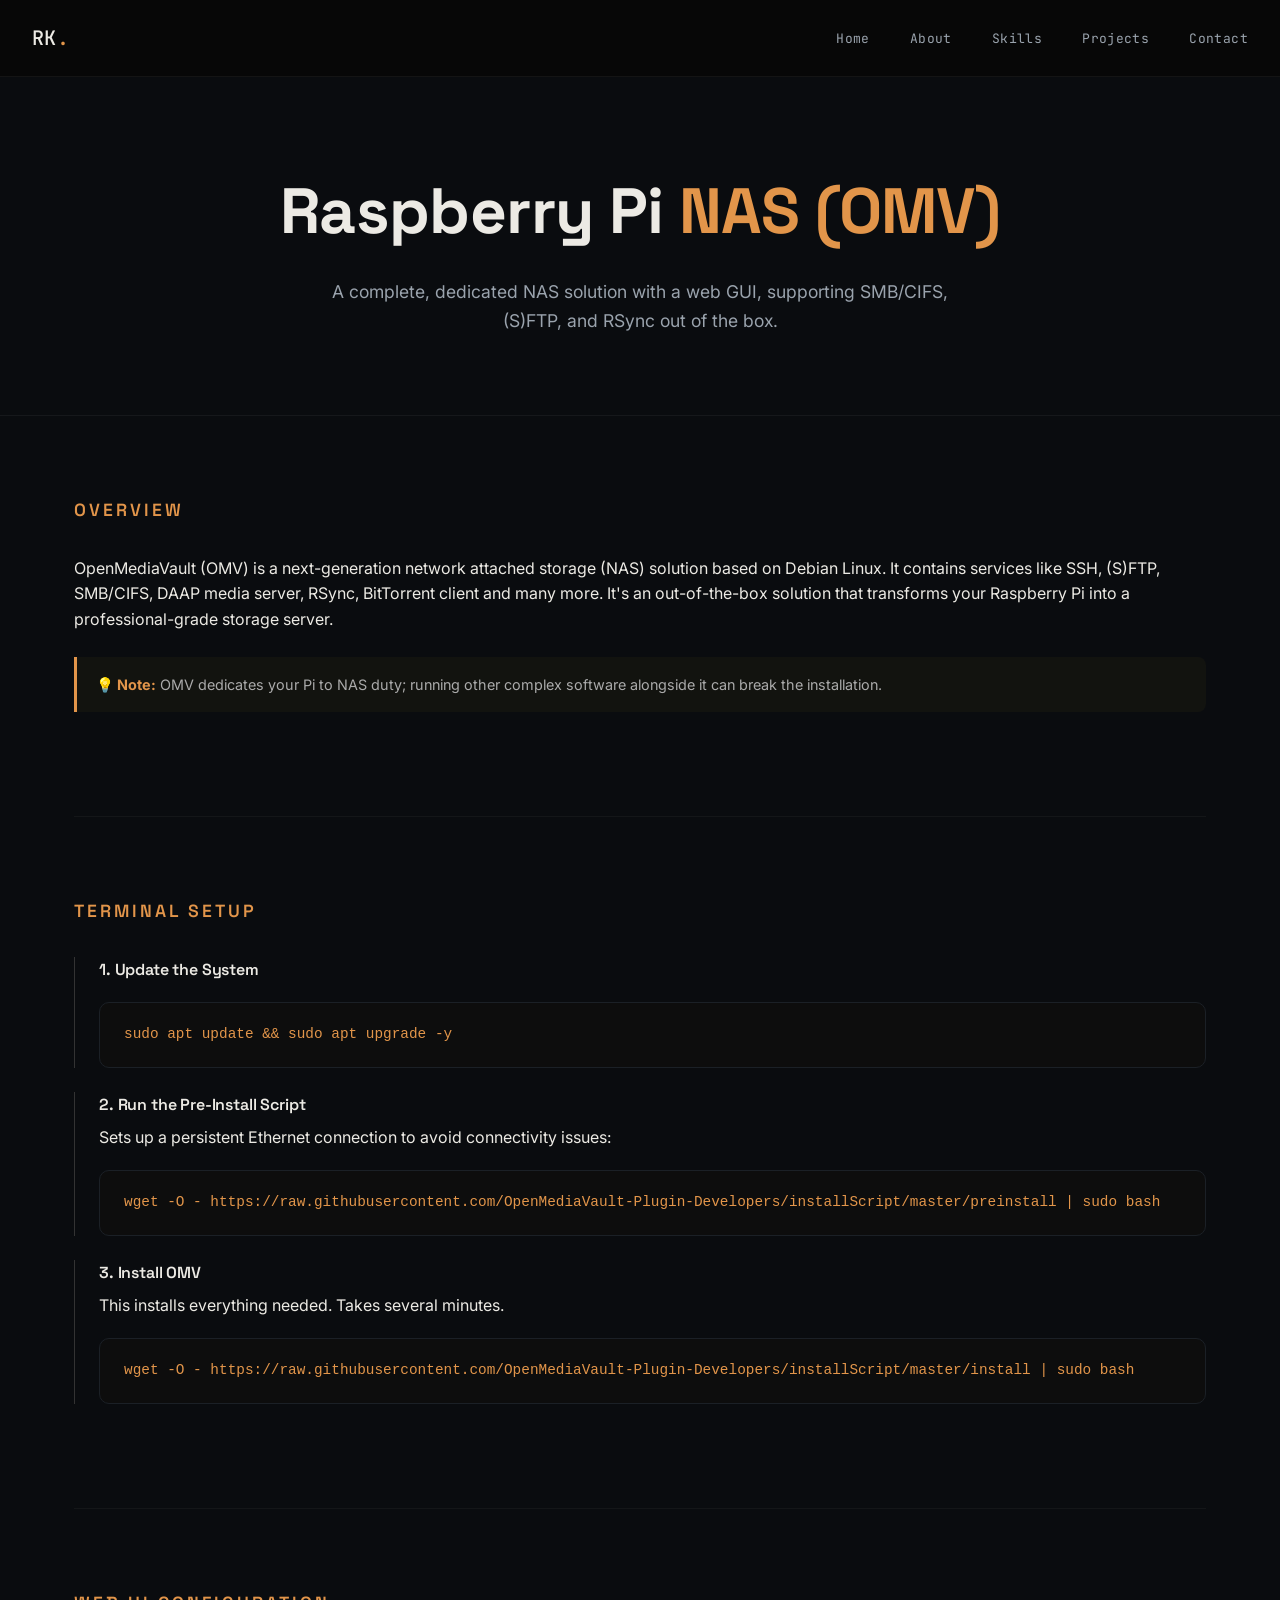
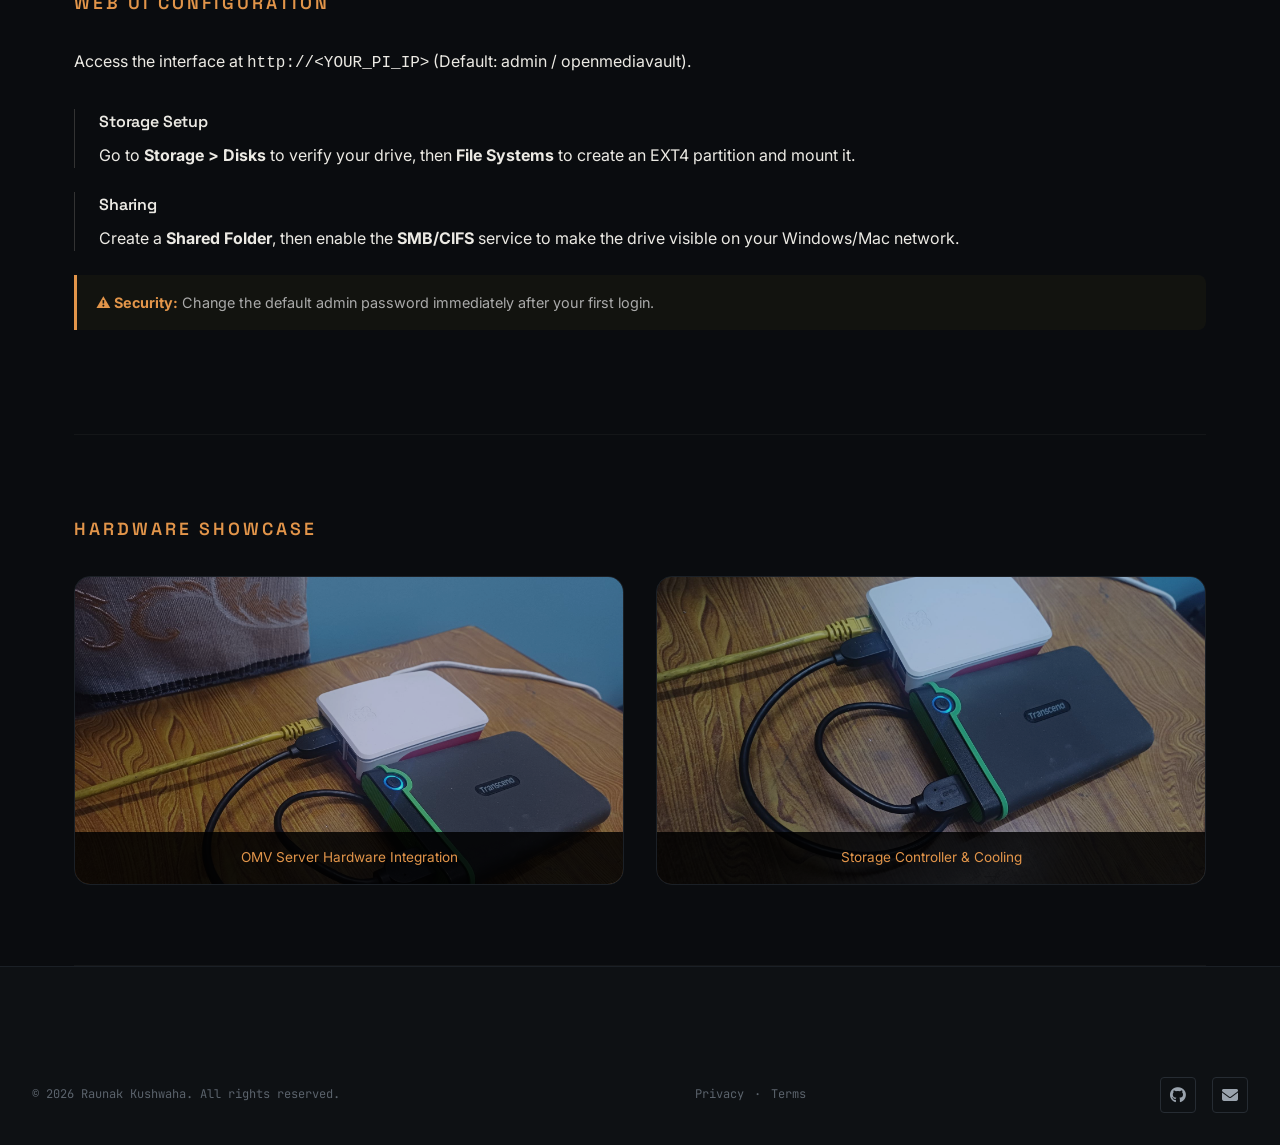
<file: nas.html>
<!DOCTYPE html>
<html lang="en">

<head>
    <meta charset="UTF-8">
    <meta name="viewport" content="width=device-width, initial-scale=1.0">
    <title>Raspberry Pi NAS | Raunak Kushwaha</title>
    <meta name="description" content="A Raspberry Pi NAS build for home network storage, covering hardware setup, storage configuration, and access.">
    <link rel="canonical" href="https://raunakkushwaha.tech/nas">
    <meta property="og:type" content="website">
    <meta property="og:title" content="Raspberry Pi NAS | Raunak Kushwaha">
    <meta property="og:description" content="A Raspberry Pi NAS build for home network storage, covering hardware setup, storage configuration, and access.">
    <meta property="og:url" content="https://raunakkushwaha.tech/nas">
    <meta property="og:image" content="https://raunakkushwaha.tech/ras.jpg">
    <meta name="twitter:card" content="summary_large_image">
    <meta name="twitter:title" content="Raspberry Pi NAS | Raunak Kushwaha">
    <meta name="twitter:description" content="A Raspberry Pi NAS build for home network storage, covering hardware setup, storage configuration, and access.">
    <meta name="twitter:image" content="https://raunakkushwaha.tech/ras.jpg">
    <link rel="icon" href="/favicon.ico" sizes="any">
    <link rel="icon" href="/favicon.svg" type="image/svg+xml">
    <link rel="apple-touch-icon" href="/apple-touch-icon.png">
    <link rel="manifest" href="/site.webmanifest">
    <link rel="stylesheet" href="style.css">
    <link href="https://fonts.googleapis.com/css2?family=Space+Grotesk:wght@400;500;600;700&family=Inter:wght@400;500;600&family=JetBrains+Mono:wght@400;500&display=swap" rel="stylesheet">
    <link rel="stylesheet" href="https://cdnjs.cloudflare.com/ajax/libs/font-awesome/6.4.0/css/all.min.css">
    <style>
        body { background: var(--bg); color: var(--text); font-family: var(--font-body); margin: 0; }
        .is-subpage #navbar { background: rgba(8, 8, 8, 0.95); border-bottom: 1px solid rgba(255,255,255,0.05); }
        .page-header { padding: 160px 0 80px; text-align: center; border-bottom: 1px solid rgba(255,255,255,0.05); }
        .page-header h1 { font-size: clamp(2.5rem, 8vw, 4rem); margin-bottom: 1rem; font-weight: 800; }
        .page-header p { color: var(--text-dim); max-width: 650px; margin: 0 auto; font-size: 1.1rem; line-height: 1.6; }
        .content { max-width: 1180px; margin: 0 auto; padding: 0 1.5rem; }
        .block { padding: 80px 0; border-bottom: 1px solid rgba(255,255,255,0.04); }
        .block h2 { font-size: 1.1rem; text-transform: uppercase; letter-spacing: 3px; color: var(--copper); margin-bottom: 2rem; font-weight: 600; }
        
        .cmd {
            background: #0d0d0d; border: 1px solid var(--border-soft); border-radius: 10px;
            padding: 1.2rem 1.5rem; margin: 1.2rem 0; font-family: 'Consolas', 'Courier New', monospace;
            overflow-x: auto; position: relative;
        }
        .cmd code { color: var(--copper); font-size: 0.9rem; white-space: pre-wrap; }
        
        .note {
            background: rgba(255, 215, 0, 0.03); border-left: 3px solid var(--copper);
            padding: 1rem 1.2rem; border-radius: 0 8px 8px 0; margin: 1.5rem 0;
            font-size: 0.9rem; color: #aaa;
        }
        .note strong { color: var(--copper); }

        .step-list { list-style: none; padding: 0; }
        .step-list li { margin-bottom: 1.5rem; padding-left: 1.5rem; border-left: 1px solid #333; }
        .step-list h3 { font-size: 1rem; color: var(--text); margin-bottom: 0.5rem; }

        .gallery {
            display: grid; grid-template-columns: repeat(auto-fit, minmax(350px, 1fr));
            gap: 2rem; margin-top: 2rem;
        }
        .gallery-item {
            position: relative; aspect-ratio: 16/9; background: var(--surface);
            border-radius: 16px; overflow: hidden; border: 1px solid var(--border-soft);
        }
        .gallery-item img { width: 100%; height: 100%; object-fit: cover; opacity: 0.8; transition: 0.3s; }
        .gallery-item:hover img { opacity: 1; }
        .gallery-item .caption {
            position: absolute; bottom: 0; left: 0; right: 0;
            padding: 15px; background: rgba(0,0,0,0.85);
            font-size: 0.85rem; color: var(--copper); text-align: center;
        }

        @media (max-width: 600px) {
            .page-header { padding: 120px 1.5rem 60px; }
            .block { padding: 50px 0; }
        }
    </style>
</head>

<body class="is-subpage">
    <nav id="navbar" class="scrolled">
        <div class="nav-content">
            <a href="/" class="logo">RK<span>.</span></a>
            <ul class="nav-links">
                <li><a href="/">Home</a></li>
                <li><a href="/#about">About</a></li>
                <li><a href="/#skills">Skills</a></li>
                <li><a href="/#projects">Projects</a></li>
                <li><a href="/#contact">Contact</a></li>
            </ul>
            <div class="hamburger">
                <i class="fas fa-bars"></i>
            </div>
        </div>
    </nav>

    <div class="page-header fade-up">
        <h1>Raspberry Pi <span style="color: var(--copper);">NAS (OMV)</span></h1>
        <p>A complete, dedicated NAS solution with a web GUI, supporting SMB/CIFS, (S)FTP, and RSync out of the box.</p>
    </div>

    <div class="content">
        <div class="block fade-up">
            <h2>Overview</h2>
            <p>OpenMediaVault (OMV) is a next-generation network attached storage (NAS) solution based on Debian Linux. It contains services like SSH, (S)FTP, SMB/CIFS, DAAP media server, RSync, BitTorrent client and many more. It's an out-of-the-box solution that transforms your Raspberry Pi into a professional-grade storage server.</p>
            <div class="note">
                <strong>💡 Note:</strong> OMV dedicates your Pi to NAS duty; running other complex software alongside it can break the installation.
            </div>
        </div>

        <div class="block fade-up">
            <h2>Terminal Setup</h2>
            <div class="step-list">
                <li>
                    <h3>1. Update the System</h3>
                    <div class="cmd"><code>sudo apt update && sudo apt upgrade -y</code></div>
                </li>
                <li>
                    <h3>2. Run the Pre-Install Script</h3>
                    <p>Sets up a persistent Ethernet connection to avoid connectivity issues:</p>
                    <div class="cmd"><code>wget -O - https://raw.githubusercontent.com/OpenMediaVault-Plugin-Developers/installScript/master/preinstall | sudo bash</code></div>
                </li>
                <li>
                    <h3>3. Install OMV</h3>
                    <p>This installs everything needed. Takes several minutes.</p>
                    <div class="cmd"><code>wget -O - https://raw.githubusercontent.com/OpenMediaVault-Plugin-Developers/installScript/master/install | sudo bash</code></div>
                </li>
            </div>
        </div>

        <div class="block fade-up">
            <h2>Web UI Configuration</h2>
            <p>Access the interface at <code>http://&lt;YOUR_PI_IP&gt;</code> (Default: admin / openmediavault).</p>
            <div class="step-list" style="margin-top: 2rem;">
                <li>
                    <h3>Storage Setup</h3>
                    <p>Go to <strong>Storage > Disks</strong> to verify your drive, then <strong>File Systems</strong> to create an EXT4 partition and mount it.</p>
                </li>
                <li>
                    <h3>Sharing</h3>
                    <p>Create a <strong>Shared Folder</strong>, then enable the <strong>SMB/CIFS</strong> service to make the drive visible on your Windows/Mac network.</p>
                </li>
            </div>
            <div class="note">
                <strong>⚠ Security:</strong> Change the default admin password immediately after your first login.
            </div>
        </div>

        <div class="block fade-up">
            <h2>Hardware Showcase</h2>
            <div class="gallery">
                <div class="gallery-item">
                    <img src="nas1 (1).jpg" alt="Pi NAS Internal">
                    <div class="caption">OMV Server Hardware Integration</div>
                </div>
                <div class="gallery-item">
                    <img src="nas1 (2).jpg" alt="Pi NAS External">
                    <div class="caption">Storage Controller & Cooling</div>
                </div>
            </div>
        </div>
    </div>

    <footer class="footer">
        <div class="container">
            <div class="footer-bottom">
                <p>&copy; 2026 Raunak Kushwaha. All rights reserved.</p>
                <div class="legal-links"><a href="/privacy">Privacy</a><span>&middot;</span><a href="/terms">Terms</a></div>
                <div class="socials">
                    <a href="https://github.com/0xwrdo" target="_blank"><i class="fab fa-github"></i></a>
                    <a href="mailto:raunakkushwaha077@gmail.com"><i class="fas fa-envelope"></i></a>
                </div>
            </div>
        </div>
    </footer>

    <script src="script.js"></script>
    <script>
        document.addEventListener('DOMContentLoaded', () => {
            setTimeout(() => {
                document.querySelectorAll('.fade-up, .gallery-item').forEach(el => {
                    el.style.opacity = '1';
                    el.style.transform = 'none';
                });
            }, 1000);
        });
    </script>
</body>
</html>
</file>
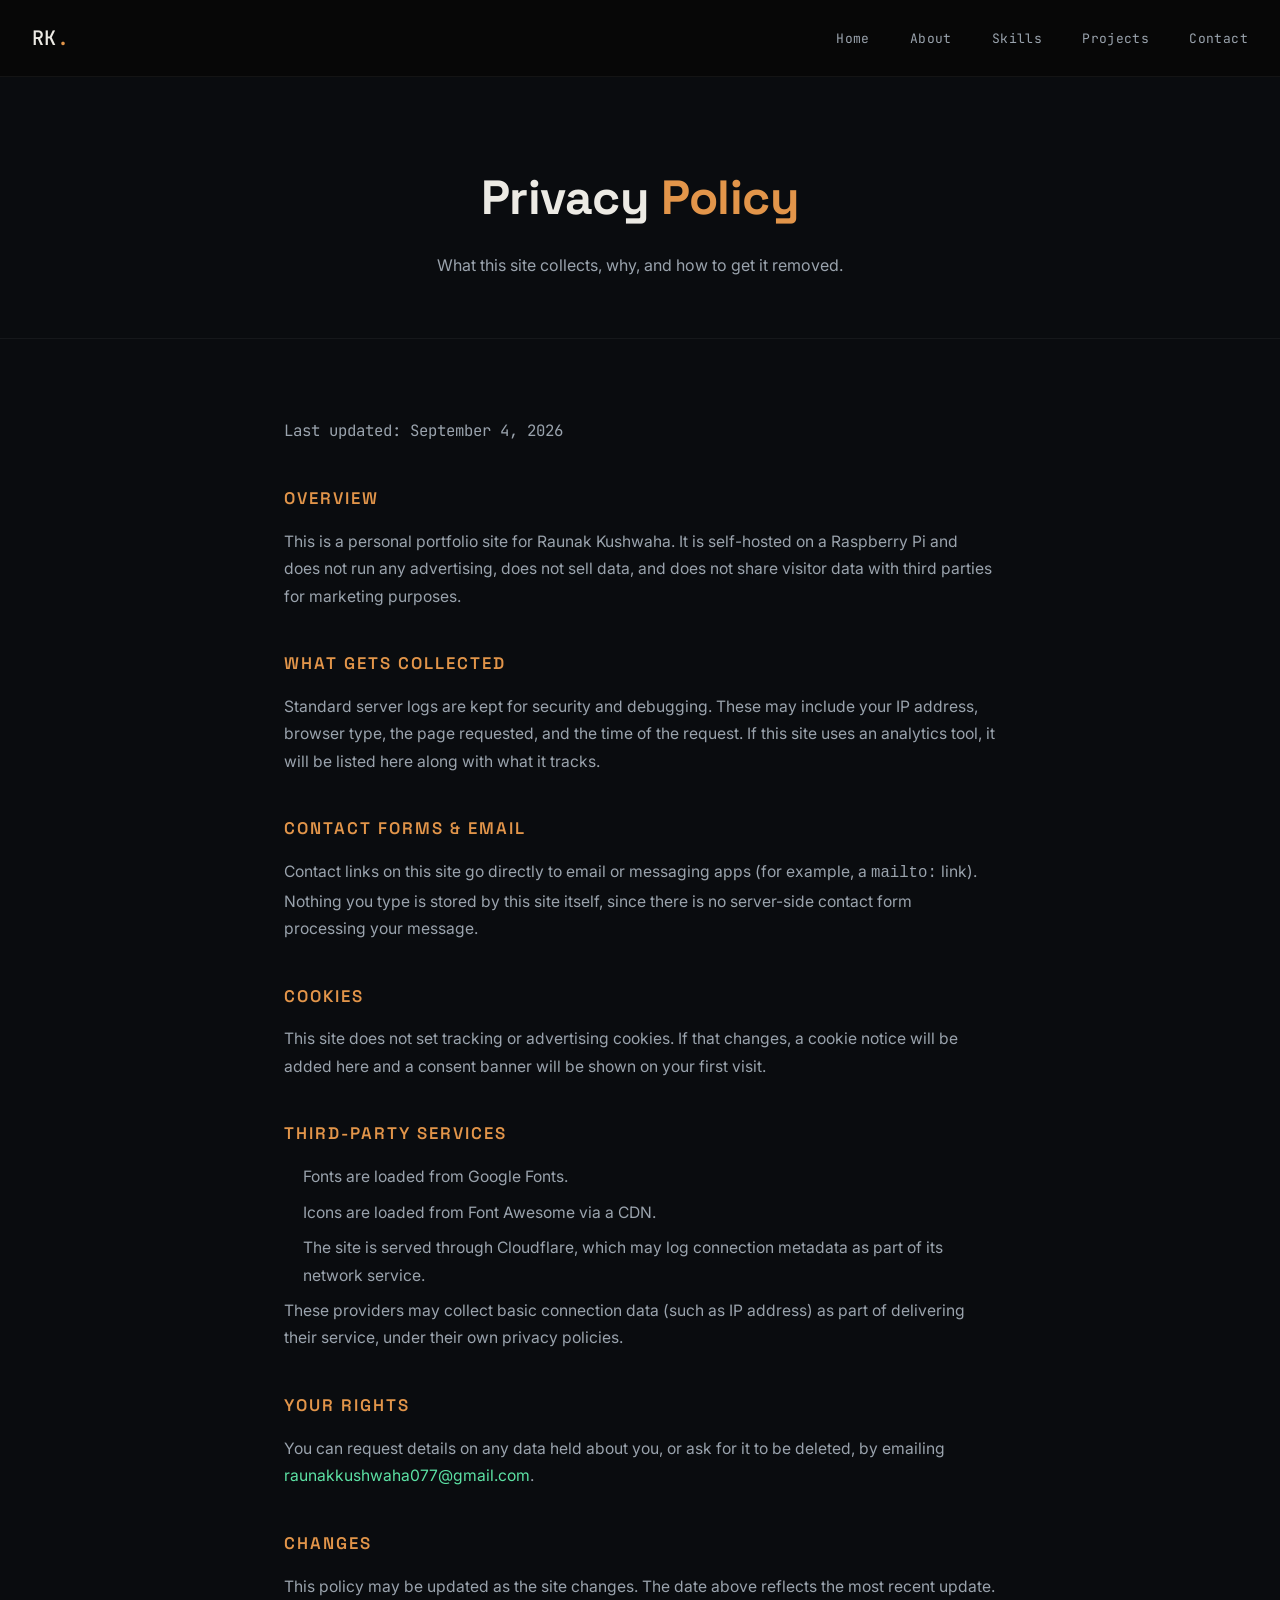
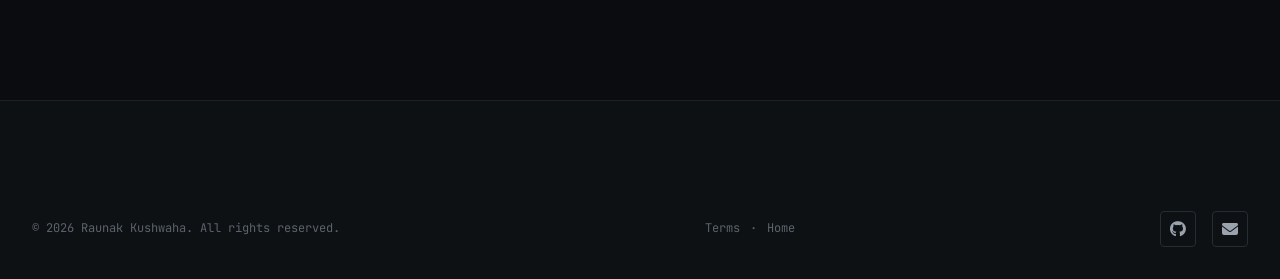
<file: privacy.html>
<!DOCTYPE html>
<html lang="en">

<head>
    <meta charset="UTF-8">
    <meta name="viewport" content="width=device-width, initial-scale=1.0">
    <title>Privacy Policy | Raunak Kushwaha</title>
    <meta name="description" content="Privacy policy for raunakkushwaha.tech: what data is collected, why, and how to request it be removed.">
    <link rel="canonical" href="https://raunakkushwaha.tech/privacy">
    <meta property="og:type" content="website">
    <meta property="og:title" content="Privacy Policy | Raunak Kushwaha">
    <meta property="og:description" content="Privacy policy for raunakkushwaha.tech: what data is collected, why, and how to request it be removed.">
    <meta property="og:url" content="https://raunakkushwaha.tech/privacy">
    <meta property="og:image" content="https://raunakkushwaha.tech/me.jpg">
    <meta name="twitter:card" content="summary_large_image">
    <meta name="twitter:title" content="Privacy Policy | Raunak Kushwaha">
    <meta name="twitter:description" content="Privacy policy for raunakkushwaha.tech: what data is collected, why, and how to request it be removed.">
    <meta name="twitter:image" content="https://raunakkushwaha.tech/me.jpg">
    <meta name="robots" content="noindex">
    <link rel="icon" href="/favicon.ico" sizes="any">
    <link rel="icon" href="/favicon.svg" type="image/svg+xml">
    <link rel="apple-touch-icon" href="/apple-touch-icon.png">
    <link rel="manifest" href="/site.webmanifest">
    <link rel="stylesheet" href="style.css">
    <link href="https://fonts.googleapis.com/css2?family=Space+Grotesk:wght@400;500;600;700&family=Inter:wght@400;500;600&family=JetBrains+Mono:wght@400;500&display=swap" rel="stylesheet">
    <link rel="stylesheet" href="https://cdnjs.cloudflare.com/ajax/libs/font-awesome/6.4.0/css/all.min.css">
    <style>
        body { background: var(--bg); color: var(--text); font-family: var(--font-body); margin: 0; }
        .is-subpage #navbar { background: rgba(8, 8, 8, 0.95); border-bottom: 1px solid rgba(255,255,255,0.05); }
        .page-header { padding: 160px 0 60px; text-align: center; border-bottom: 1px solid rgba(255,255,255,0.05); }
        .page-header h1 { font-size: clamp(2.2rem, 6vw, 3rem); margin-bottom: 1rem; font-weight: 800; }
        .page-header p { color: var(--text-dim); max-width: 550px; margin: 0 auto; font-size: 1rem; }

        .legal-content { max-width: 760px; margin: 0 auto; padding: 70px 1.5rem 100px; }
        .legal-content h2 { font-size: 1.05rem; text-transform: uppercase; letter-spacing: 2px; color: var(--copper); margin: 2.5rem 0 1rem; font-weight: 600; }
        .legal-content h2:first-child { margin-top: 0; }
        .legal-content p, .legal-content li { color: var(--text-dim); font-size: 0.98rem; line-height: 1.75; }
        .legal-content ul { padding-left: 1.2rem; margin: 0.5rem 0; }
        .legal-content li { margin-bottom: 0.5rem; }
        .legal-content a { color: var(--signal); }
        .legal-updated { font-family: var(--font-mono); font-size: 12px; color: var(--text-faint); margin-top: 0.5rem; }

        @media (max-width: 768px) {
            .page-header { padding: 120px 1.5rem 50px; }
        }
    </style>
</head>

<body class="is-subpage">
    <nav id="navbar" class="scrolled">
        <div class="nav-content">
            <a href="/" class="logo">RK<span>.</span></a>
            <ul class="nav-links">
                <li><a href="/">Home</a></li>
                <li><a href="/#about">About</a></li>
                <li><a href="/#skills">Skills</a></li>
                <li><a href="/#projects">Projects</a></li>
                <li><a href="/#contact">Contact</a></li>
            </ul>
            <div class="hamburger">
                <i class="fas fa-bars"></i>
            </div>
        </div>
    </nav>

    <div class="page-header fade-up">
        <h1>Privacy <span style="color: var(--copper);">Policy</span></h1>
        <p>What this site collects, why, and how to get it removed.</p>
    </div>

    <div class="legal-content fade-up">
        <p class="legal-updated">Last updated: September 4, 2026</p>

        <h2>Overview</h2>
        <p>This is a personal portfolio site for Raunak Kushwaha. It is self-hosted on a Raspberry Pi and does not run any advertising, does not sell data, and does not share visitor data with third parties for marketing purposes.</p>

        <h2>What Gets Collected</h2>
        <p>Standard server logs are kept for security and debugging. These may include your IP address, browser type, the page requested, and the time of the request. If this site uses an analytics tool, it will be listed here along with what it tracks.</p>

        <h2>Contact Forms & Email</h2>
        <p>Contact links on this site go directly to email or messaging apps (for example, a <code>mailto:</code> link). Nothing you type is stored by this site itself, since there is no server-side contact form processing your message.</p>

        <h2>Cookies</h2>
        <p>This site does not set tracking or advertising cookies. If that changes, a cookie notice will be added here and a consent banner will be shown on your first visit.</p>

        <h2>Third-Party Services</h2>
        <ul>
            <li>Fonts are loaded from Google Fonts.</li>
            <li>Icons are loaded from Font Awesome via a CDN.</li>
            <li>The site is served through Cloudflare, which may log connection metadata as part of its network service.</li>
        </ul>
        <p>These providers may collect basic connection data (such as IP address) as part of delivering their service, under their own privacy policies.</p>

        <h2>Your Rights</h2>
        <p>You can request details on any data held about you, or ask for it to be deleted, by emailing <a href="mailto:raunakkushwaha077@gmail.com">raunakkushwaha077@gmail.com</a>.</p>

        <h2>Changes</h2>
        <p>This policy may be updated as the site changes. The date above reflects the most recent update.</p>
    </div>

    <footer class="footer">
        <div class="container">
            <div class="footer-bottom">
                <p>&copy; 2026 Raunak Kushwaha. All rights reserved.</p>
                <div class="legal-links"><a href="/terms">Terms</a><span>&middot;</span><a href="/">Home</a></div>
                <div class="socials">
                    <a href="https://github.com/0xwrdo" target="_blank"><i class="fab fa-github"></i></a>
                    <a href="mailto:raunakkushwaha077@gmail.com"><i class="fas fa-envelope"></i></a>
                </div>
            </div>
        </div>
    </footer>

    <script src="script.js"></script>
    <script>
        document.addEventListener('DOMContentLoaded', () => {
            setTimeout(() => {
                document.querySelectorAll('.fade-up').forEach(el => {
                    el.style.opacity = '1';
                    el.style.transform = 'none';
                });
            }, 200);
        });
    </script>
</body>
</html>
</file>
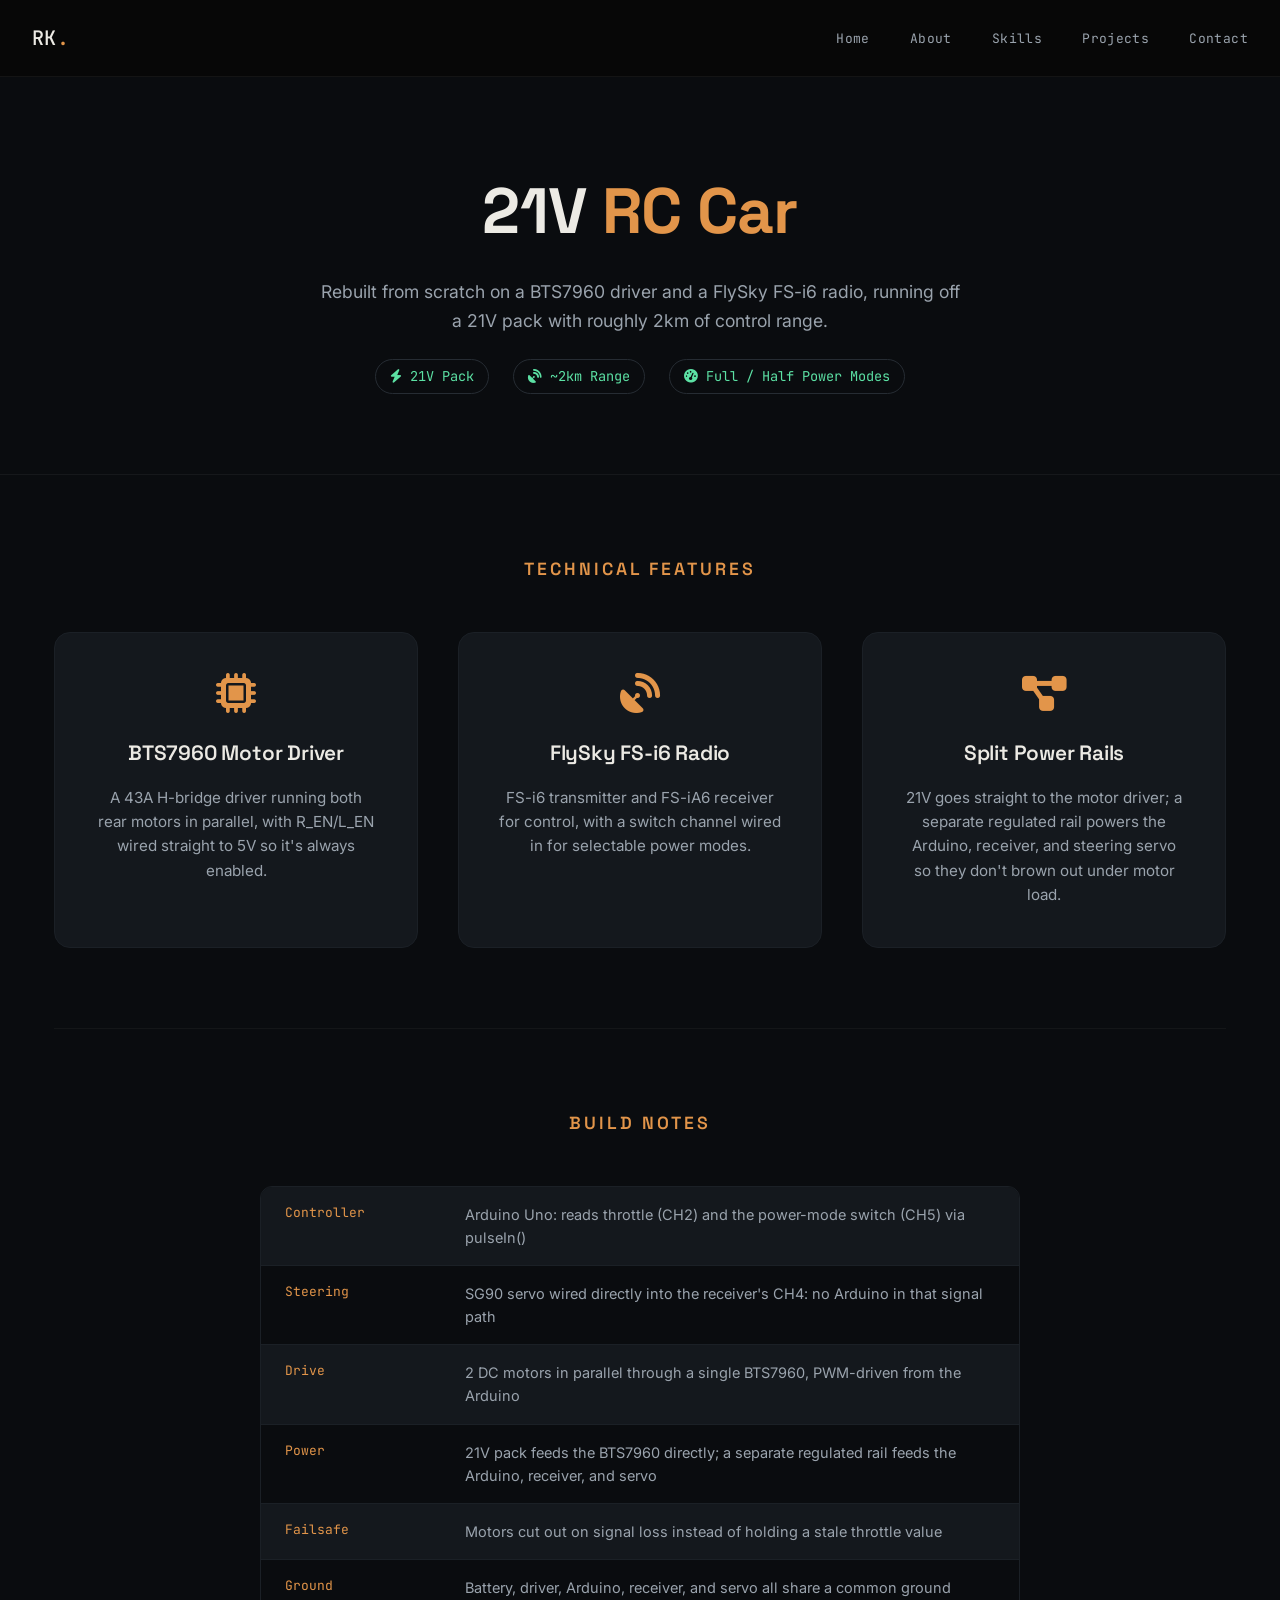
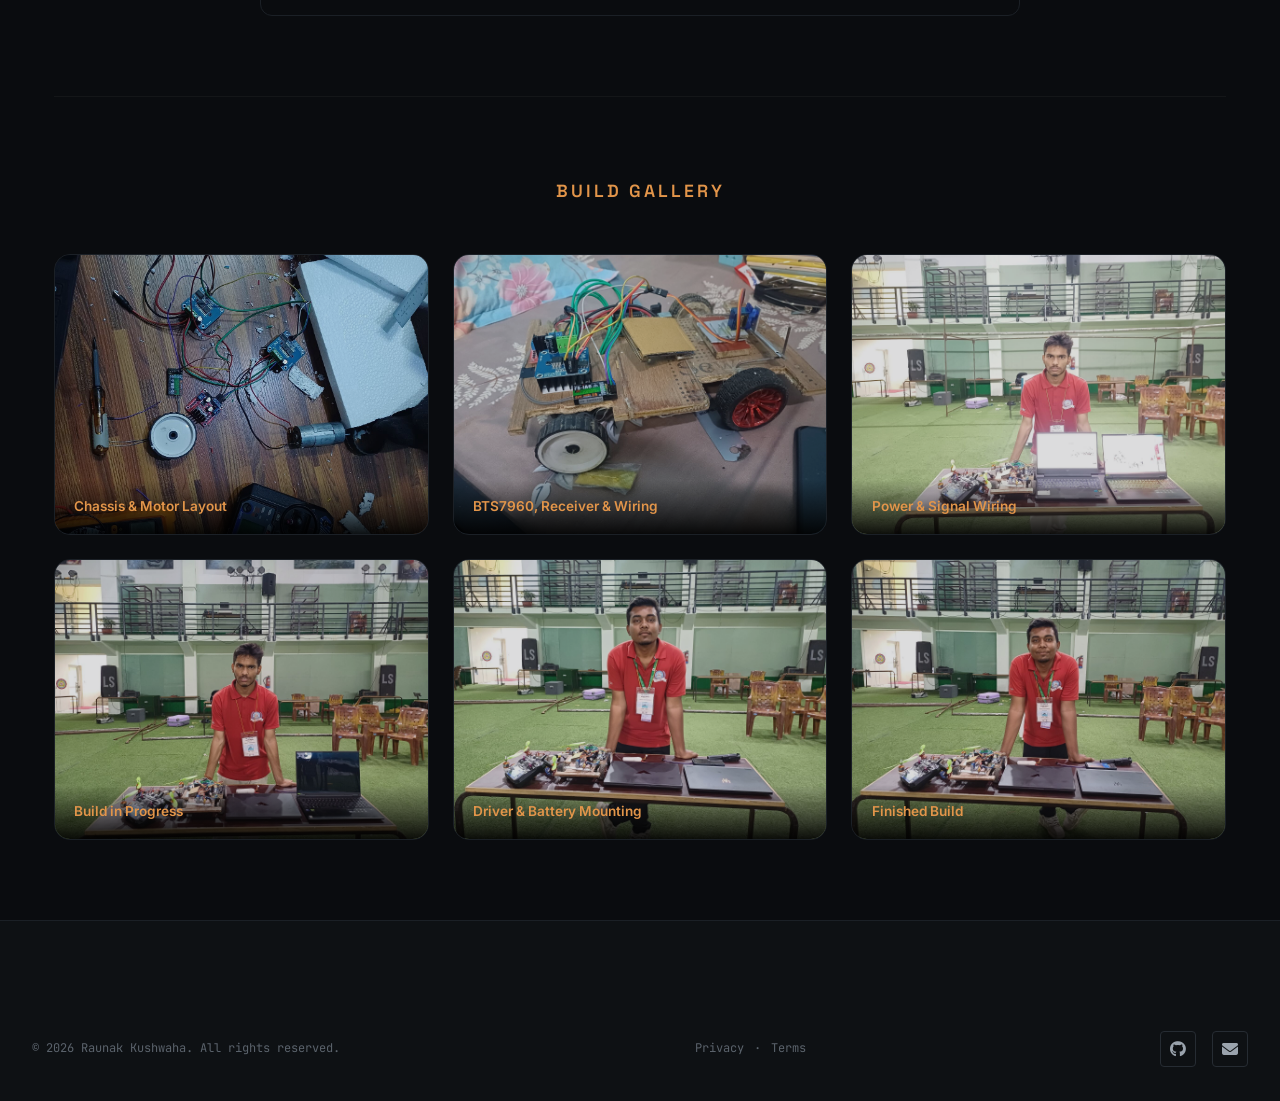
<file: rc-car.html>
<!DOCTYPE html>
<html lang="en">

<head>
    <meta charset="UTF-8">
    <meta name="viewport" content="width=device-width, initial-scale=1.0">
    <title>RC Car: 21V Build | Raunak Kushwaha</title>
    <meta name="description" content="A 21V RC car rebuilt from scratch on a BTS7960 motor driver and FlySky FS-i6 radio, with roughly 2km range and switchable power modes.">
    <link rel="canonical" href="https://raunakkushwaha.tech/rc-car">
    <meta property="og:type" content="website">
    <meta property="og:title" content="RC Car: 21V Build | Raunak Kushwaha">
    <meta property="og:description" content="A 21V RC car rebuilt from scratch on a BTS7960 motor driver and FlySky FS-i6 radio, with roughly 2km range and switchable power modes.">
    <meta property="og:url" content="https://raunakkushwaha.tech/rc-car">
    <meta property="og:image" content="https://raunakkushwaha.tech/assets/rc-car-v2/06-final.jpg">
    <meta name="twitter:card" content="summary_large_image">
    <meta name="twitter:title" content="RC Car: 21V Build | Raunak Kushwaha">
    <meta name="twitter:description" content="A 21V RC car rebuilt from scratch on a BTS7960 motor driver and FlySky FS-i6 radio, with roughly 2km range and switchable power modes.">
    <meta name="twitter:image" content="https://raunakkushwaha.tech/assets/rc-car-v2/06-final.jpg">
    <link rel="icon" href="/favicon.ico" sizes="any">
    <link rel="icon" href="/favicon.svg" type="image/svg+xml">
    <link rel="apple-touch-icon" href="/apple-touch-icon.png">
    <link rel="manifest" href="/site.webmanifest">
    <link rel="stylesheet" href="style.css">
    <link href="https://fonts.googleapis.com/css2?family=Space+Grotesk:wght@400;500;600;700&family=Inter:wght@400;500;600&family=JetBrains+Mono:wght@400;500&display=swap" rel="stylesheet">
    <link rel="stylesheet" href="https://cdnjs.cloudflare.com/ajax/libs/font-awesome/6.4.0/css/all.min.css">
    <style>
        body { background: var(--bg); color: var(--text); font-family: var(--font-body); margin: 0; }
        .is-subpage #navbar { background: rgba(8, 8, 8, 0.95); border-bottom: 1px solid rgba(255,255,255,0.05); }
        .page-header { padding: 160px 0 80px; text-align: center; border-bottom: 1px solid rgba(255,255,255,0.05); }
        .page-header h1 { font-size: clamp(2.5rem, 8vw, 4rem); margin-bottom: 1rem; font-weight: 800; }
        .page-header p { color: var(--text-dim); max-width: 650px; margin: 0 auto; font-size: 1.1rem; line-height: 1.6; }
        .page-header .meta { display: flex; justify-content: center; gap: 24px; margin-top: 1.5rem; flex-wrap: wrap; }
        .page-header .meta span { font-family: var(--font-mono); font-size: 0.85rem; color: var(--signal); border: 1px solid var(--border); border-radius: 999px; padding: 6px 14px; }

        .content { max-width: 1220px; margin: 0 auto; padding: 0 1.5rem; }
        .block { padding: 80px 0; border-bottom: 1px solid rgba(255,255,255,0.04); }
        .block:last-child { border-bottom: none; }
        .block h2 { font-size: 1.1rem; text-transform: uppercase; letter-spacing: 3px; color: var(--copper); margin-bottom: 3rem; font-weight: 600; text-align: center; }

        .car-grid {
            display: grid;
            grid-template-columns: repeat(auto-fit, minmax(280px, 1fr));
            gap: 2.5rem;
        }
        .feature-card {
            background: var(--surface); border: 1px solid var(--border-soft); border-radius: 16px;
            padding: 2.5rem; text-align: center; transition: all 0.3s ease;
        }
        .feature-card:hover { border-color: var(--copper); transform: translateY(-5px); }
        .feature-card i { font-size: 2.5rem; color: var(--copper); margin-bottom: 1.5rem; display: block; }
        .feature-card h3 { font-size: 1.3rem; margin-bottom: 1rem; color: var(--text); }
        .feature-card p { font-size: 0.95rem; color: var(--text-dim); line-height: 1.6; }

        /* Specs table */
        .specs-table { max-width: 760px; margin: 0 auto; border: 1px solid var(--border-soft); border-radius: 12px; overflow: hidden; }
        .specs-row { display: flex; padding: 16px 24px; border-bottom: 1px solid var(--border-soft); }
        .specs-row:last-child { border-bottom: none; }
        .specs-row:nth-child(odd) { background: var(--surface); }
        .specs-label { flex: 0 0 180px; font-family: var(--font-mono); font-size: 13px; color: var(--copper); }
        .specs-value { color: var(--text-dim); font-size: 14.5px; }

        .gallery {
            display: grid; grid-template-columns: repeat(auto-fit, minmax(300px, 1fr));
            gap: 1.5rem; margin-top: 1rem;
        }
        .gallery-item {
            position: relative; aspect-ratio: 4/3; background: var(--surface);
            border-radius: 16px; overflow: hidden; border: 1px solid var(--border-soft);
            transition: all 0.3s ease;
        }
        .gallery-item:hover { border-color: var(--copper); transform: translateY(-5px); }
        .gallery-item img { width: 100%; height: 100%; object-fit: cover; opacity: 0.85; transition: 0.3s; }
        .gallery-item:hover img { opacity: 1; }
        .gallery-item .caption {
            position: absolute; bottom: 0; left: 0; right: 0;
            padding: 1rem 1.2rem; background: linear-gradient(transparent, rgba(0,0,0,0.9));
            font-size: 0.85rem; color: var(--copper); font-weight: 600;
        }

        @media (max-width: 600px) {
            .page-header { padding: 120px 1.5rem 60px; }
            .block { padding: 50px 0; }
            .specs-row { flex-direction: column; gap: 4px; }
            .specs-label { flex: none; }
        }
    </style>
</head>

<body class="is-subpage">
    <nav id="navbar" class="scrolled">
        <div class="nav-content">
            <a href="/" class="logo">RK<span>.</span></a>
            <ul class="nav-links">
                <li><a href="/">Home</a></li>
                <li><a href="/#about">About</a></li>
                <li><a href="/#skills">Skills</a></li>
                <li><a href="/#projects">Projects</a></li>
                <li><a href="/#contact">Contact</a></li>
            </ul>
            <div class="hamburger">
                <i class="fas fa-bars"></i>
            </div>
        </div>
    </nav>

    <div class="page-header fade-up">
        <h1>21V <span style="color: var(--copper);">RC Car</span></h1>
        <p>Rebuilt from scratch on a BTS7960 driver and a FlySky FS-i6 radio, running off a 21V pack with roughly 2km of control range.</p>
        <div class="meta">
            <span><i class="fas fa-bolt"></i> 21V Pack</span>
            <span><i class="fas fa-satellite-dish"></i> ~2km Range</span>
            <span><i class="fas fa-gauge-high"></i> Full / Half Power Modes</span>
        </div>
    </div>

    <div class="content">
        <div class="block fade-up">
            <h2>Technical Features</h2>
            <div class="car-grid">
                <div class="feature-card">
                    <i class="fas fa-microchip"></i>
                    <h3>BTS7960 Motor Driver</h3>
                    <p>A 43A H-bridge driver running both rear motors in parallel, with R_EN/L_EN wired straight to 5V so it's always enabled.</p>
                </div>
                <div class="feature-card">
                    <i class="fas fa-satellite-dish"></i>
                    <h3>FlySky FS-i6 Radio</h3>
                    <p>FS-i6 transmitter and FS-iA6 receiver for control, with a switch channel wired in for selectable power modes.</p>
                </div>
                <div class="feature-card">
                    <i class="fas fa-diagram-project"></i>
                    <h3>Split Power Rails</h3>
                    <p>21V goes straight to the motor driver; a separate regulated rail powers the Arduino, receiver, and steering servo so they don't brown out under motor load.</p>
                </div>
            </div>
        </div>

        <div class="block fade-up">
            <h2>Build Notes</h2>
            <div class="specs-table">
                <div class="specs-row"><div class="specs-label">Controller</div><div class="specs-value">Arduino Uno: reads throttle (CH2) and the power-mode switch (CH5) via pulseIn()</div></div>
                <div class="specs-row"><div class="specs-label">Steering</div><div class="specs-value">SG90 servo wired directly into the receiver's CH4: no Arduino in that signal path</div></div>
                <div class="specs-row"><div class="specs-label">Drive</div><div class="specs-value">2 DC motors in parallel through a single BTS7960, PWM-driven from the Arduino</div></div>
                <div class="specs-row"><div class="specs-label">Power</div><div class="specs-value">21V pack feeds the BTS7960 directly; a separate regulated rail feeds the Arduino, receiver, and servo</div></div>
                <div class="specs-row"><div class="specs-label">Failsafe</div><div class="specs-value">Motors cut out on signal loss instead of holding a stale throttle value</div></div>
                <div class="specs-row"><div class="specs-label">Ground</div><div class="specs-value">Battery, driver, Arduino, receiver, and servo all share a common ground</div></div>
            </div>
        </div>

        <div class="block fade-up">
            <h2>Build Gallery</h2>
            <div class="gallery">
                <div class="gallery-item"><img src="assets/rc-car-v2/01-chassis.jpg" alt="RC car chassis"><div class="caption">Chassis & Motor Layout</div></div>
                <div class="gallery-item"><img src="assets/rc-car-v2/02-electronics.jpg" alt="Electronics stack"><div class="caption">BTS7960, Receiver & Wiring</div></div>
                <div class="gallery-item"><img src="assets/rc-car-v2/03-wiring.jpg" alt="Wiring detail"><div class="caption">Power & Signal Wiring</div></div>
                <div class="gallery-item"><img src="assets/rc-car-v2/04-build.jpg" alt="Build in progress"><div class="caption">Build in Progress</div></div>
                <div class="gallery-item"><img src="assets/rc-car-v2/05-detail.jpg" alt="Build detail"><div class="caption">Driver & Battery Mounting</div></div>
                <div class="gallery-item"><img src="assets/rc-car-v2/06-final.jpg" alt="Finished RC car"><div class="caption">Finished Build</div></div>
            </div>
        </div>
    </div>

    <footer class="footer">
        <div class="container">
            <div class="footer-bottom">
                <p>&copy; 2026 Raunak Kushwaha. All rights reserved.</p>
                <div class="legal-links"><a href="/privacy">Privacy</a><span>&middot;</span><a href="/terms">Terms</a></div>
                <div class="socials">
                    <a href="https://github.com/0xwrdo" target="_blank"><i class="fab fa-github"></i></a>
                    <a href="mailto:raunakkushwaha077@gmail.com"><i class="fas fa-envelope"></i></a>
                </div>
            </div>
        </div>
    </footer>

    <script src="script.js"></script>
    <script>
        document.addEventListener('DOMContentLoaded', () => {
            setTimeout(() => {
                document.querySelectorAll('.fade-up').forEach(el => {
                    el.style.opacity = '1';
                    el.style.transform = 'none';
                });
            }, 1000);
        });
    </script>
</body>
</html>
</file>
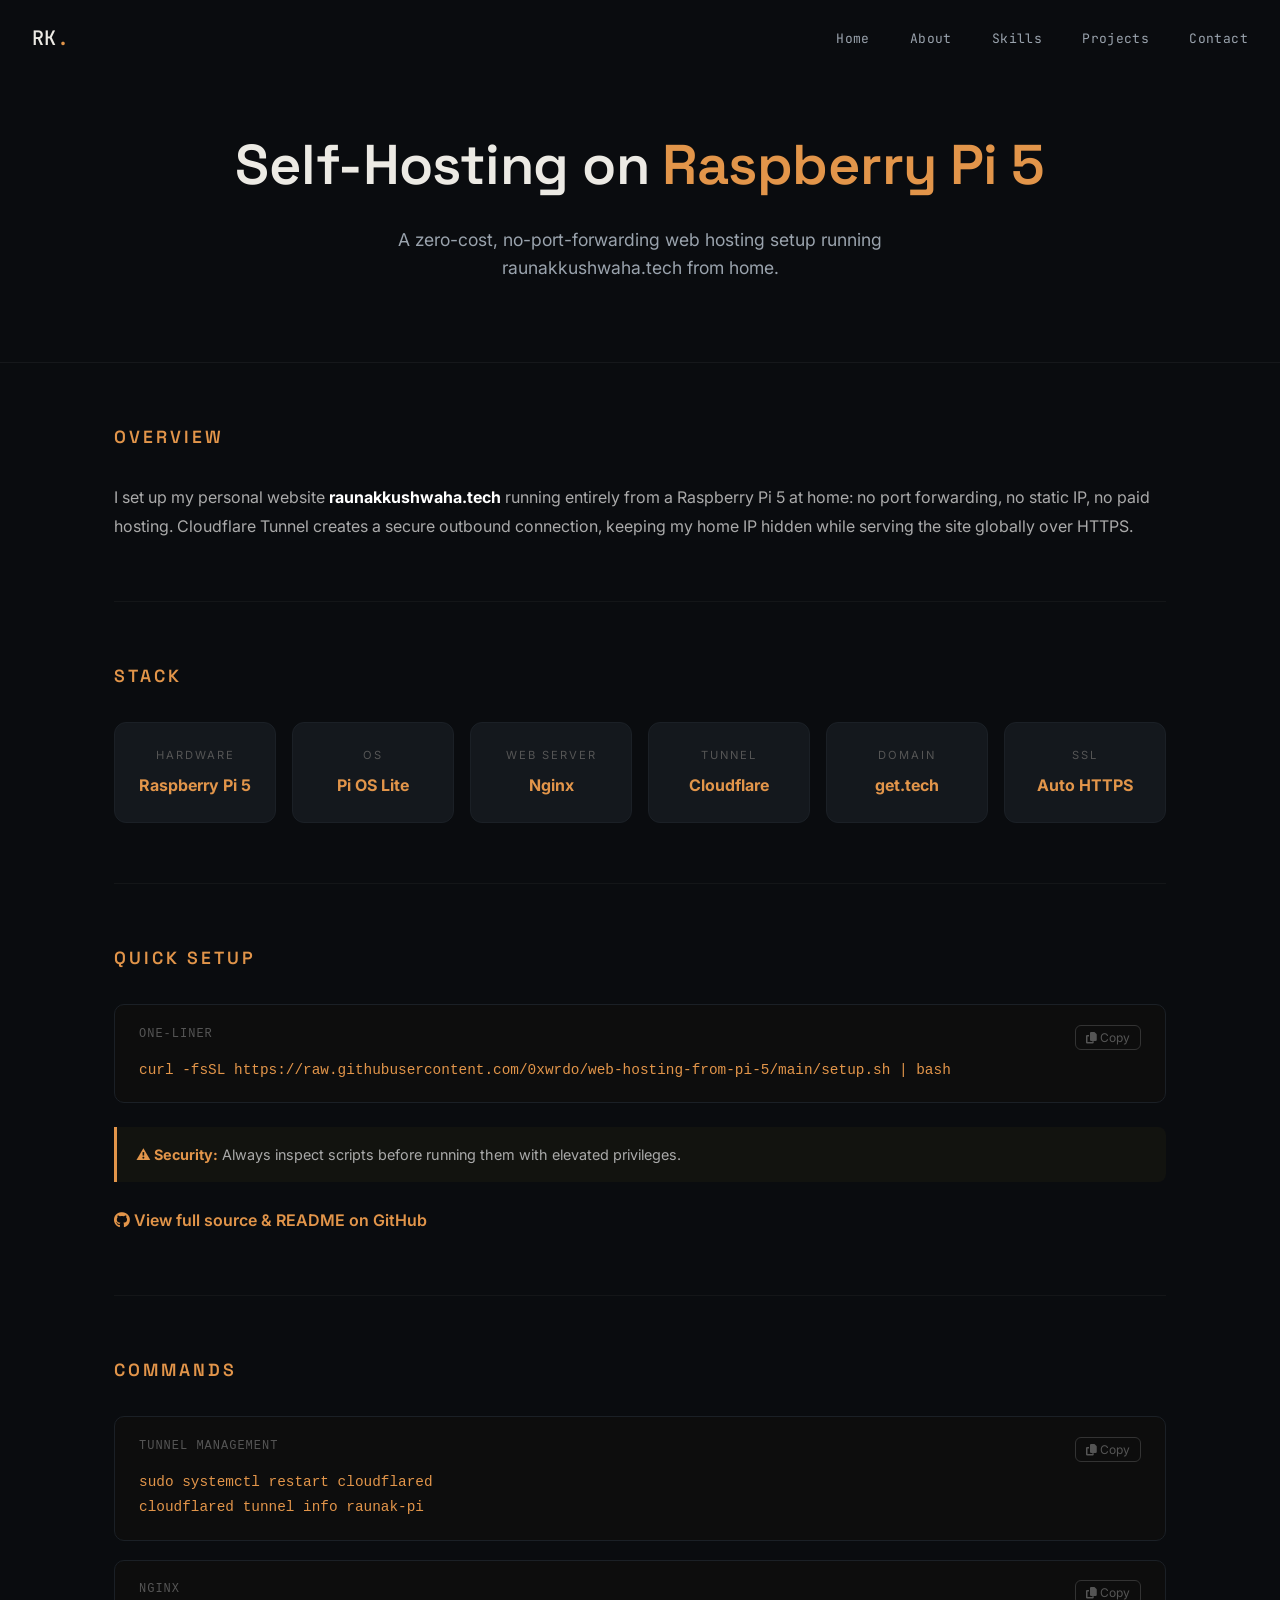
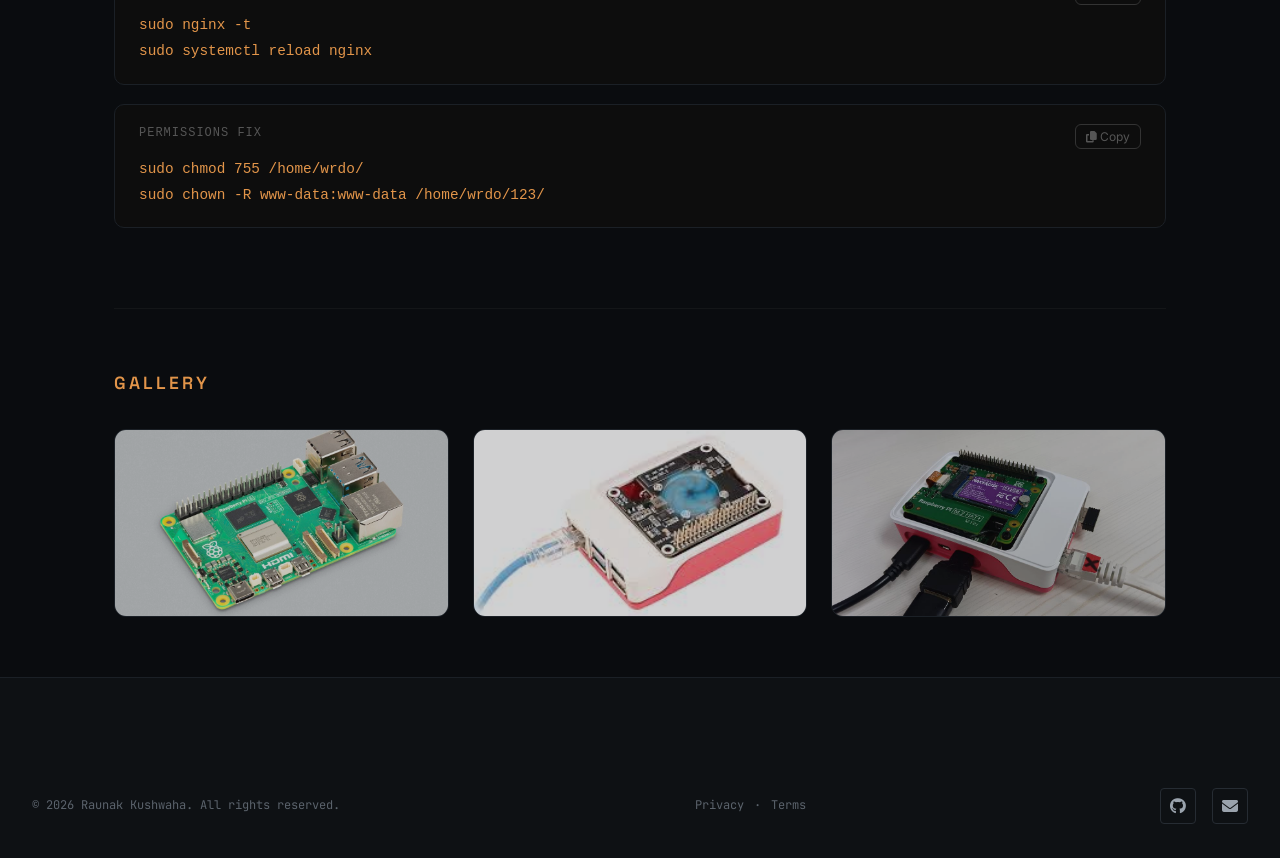
<file: self-hosting.html>
<!DOCTYPE html>
<html lang="en">

<head>
    <meta charset="UTF-8">
    <meta name="viewport" content="width=device-width, initial-scale=1.0">
    <title>Self-Hosting Guide | Raunak Kushwaha</title>
    <meta name="description" content="How raunakkushwaha.tech runs entirely from a Raspberry Pi 5 at home using Nginx and Cloudflare Tunnel, with no port forwarding or paid hosting.">
    <link rel="canonical" href="https://raunakkushwaha.tech/self-hosting">
    <meta property="og:type" content="website">
    <meta property="og:title" content="Self-Hosting Guide | Raunak Kushwaha">
    <meta property="og:description" content="How raunakkushwaha.tech runs entirely from a Raspberry Pi 5 at home using Nginx and Cloudflare Tunnel, with no port forwarding or paid hosting.">
    <meta property="og:url" content="https://raunakkushwaha.tech/self-hosting">
    <meta property="og:image" content="https://raunakkushwaha.tech/ras2.jpg">
    <meta name="twitter:card" content="summary_large_image">
    <meta name="twitter:title" content="Self-Hosting Guide | Raunak Kushwaha">
    <meta name="twitter:description" content="How raunakkushwaha.tech runs entirely from a Raspberry Pi 5 at home using Nginx and Cloudflare Tunnel, with no port forwarding or paid hosting.">
    <meta name="twitter:image" content="https://raunakkushwaha.tech/ras2.jpg">
    <link rel="icon" href="/favicon.ico" sizes="any">
    <link rel="icon" href="/favicon.svg" type="image/svg+xml">
    <link rel="apple-touch-icon" href="/apple-touch-icon.png">
    <link rel="manifest" href="/site.webmanifest">
    <link rel="stylesheet" href="style.css">
    <link href="https://fonts.googleapis.com/css2?family=Space+Grotesk:wght@400;500;600;700&family=Inter:wght@400;500;600&family=JetBrains+Mono:wght@400;500&display=swap" rel="stylesheet">
    <link rel="stylesheet" href="https://cdnjs.cloudflare.com/ajax/libs/font-awesome/6.4.0/css/all.min.css">
    <style>
        body { background: var(--bg); color: var(--text); font-family: var(--font-body); margin: 0; }

        .page-header {
            padding: 120px 0 80px;
            text-align: center;
            border-bottom: 1px solid rgba(255,255,255,0.05);
        }
        .page-header h1 { font-size: clamp(2rem, 6vw, 3.5rem); margin-bottom: 1rem; }
        .page-header p { color: var(--text-dim); max-width: 600px; margin: 0 auto; font-size: 1.1rem; line-height: 1.6; }

        .back-link {
            position: fixed; top: 2rem; left: 2rem; z-index: 100;
            color: var(--text-dim); text-decoration: none; font-weight: 600;
            display: flex; align-items: center; gap: 8px; font-size: 0.9rem;
            transition: color 0.2s;
        }
        .back-link:hover { color: var(--copper); }

        .content { max-width: 1100px; margin: 0 auto; padding: 0 1.5rem; }

        .block {
            padding: 60px 0;
            border-bottom: 1px solid rgba(255,255,255,0.04);
        }
        .block:last-child { border-bottom: none; }

        .block h2 {
            font-size: 1.1rem; text-transform: uppercase; letter-spacing: 3px;
            color: var(--copper); margin-bottom: 2rem; font-weight: 600;
        }

        .block p, .block li {
            color: #aaa; line-height: 1.8; font-size: 1rem;
        }

        .stack-row {
            display: grid; grid-template-columns: repeat(auto-fit, minmax(160px, 1fr));
            gap: 1rem; margin-top: 1.5rem;
        }
        .stack-item {
            background: var(--surface); border: 1px solid var(--border-soft); border-radius: 12px;
            padding: 1.5rem; text-align: center;
        }
        .stack-item .label { font-size: 0.7rem; text-transform: uppercase; letter-spacing: 2px; color: #555; display: block; margin-bottom: 8px; }
        .stack-item .value { font-weight: 700; color: var(--copper); font-size: 1rem; }

        .cmd {
            background: #0d0d0d; border: 1px solid var(--border-soft); border-radius: 10px;
            padding: 1.2rem 1.5rem; margin: 1.2rem 0; font-family: 'Consolas', 'Courier New', monospace;
            overflow-x: auto;
        }
        .cmd .top { display: flex; justify-content: space-between; margin-bottom: 8px; font-size: 0.75rem; color: #555; text-transform: uppercase; letter-spacing: 1px; }
        .cmd code { color: var(--copper); font-size: 0.9rem; white-space: pre-wrap; }

        .copy-btn {
            background: none; border: 1px solid #333; border-radius: 6px;
            color: #555; font-size: 0.75rem; padding: 4px 10px; cursor: pointer;
            transition: all 0.2s; font-family: var(--font-body);
        }
        .copy-btn:hover { color: var(--copper); border-color: var(--copper); }
        .copy-btn.copied { color: #4ade80; border-color: #4ade80; }

        .note {
            background: rgba(255, 215, 0, 0.03); border-left: 3px solid var(--copper);
            padding: 1rem 1.2rem; border-radius: 0 8px 8px 0; margin: 1.5rem 0;
            font-size: 0.9rem; color: #aaa;
        }
        .note strong { color: var(--copper); }

        .gallery {
            display: grid; grid-template-columns: repeat(auto-fit, minmax(250px, 1fr));
            gap: 1.5rem; margin-top: 1.5rem;
        }
        .gallery-item {
            position: relative;
            aspect-ratio: 16/9; background: var(--surface);
            border-radius: 12px; overflow: hidden;
            border: 1px solid var(--border-soft);
            transition: transform 0.3s, border-color 0.3s;
        }
        .gallery-item:hover {
            transform: translateY(-5px);
            border-color: var(--copper);
        }
        .gallery-item img {
            width: 100%; height: 100%; object-fit: cover;
            display: block; opacity: 0.8; transition: opacity 0.3s;
        }
        .gallery-item:hover img { opacity: 1; }
        .gallery-item .caption {
            position: absolute; bottom: 0; left: 0; right: 0;
            padding: 10px; background: rgba(0,0,0,0.8);
            font-size: 0.8rem; color: var(--copper); text-align: center;
            transform: translateY(100%); transition: transform 0.3s;
        }
        .gallery-item:hover .caption { transform: translateY(0); }

        .page-footer {
            text-align: center; padding: 60px 0; color: #333; font-size: 0.9rem;
        }

        @media (max-width: 600px) {
            .page-header { padding: 100px 1.5rem 60px; }
            .block { padding: 40px 0; }
        }
    </style>
</head>

<body class="is-subpage">
    <nav id="navbar" class="scrolled">
        <div class="nav-content">
            <a href="/" class="logo">RK<span>.</span></a>
            <ul class="nav-links">
                <li><a href="/">Home</a></li>
                <li><a href="/#about">About</a></li>
                <li><a href="/#skills">Skills</a></li>
                <li><a href="/#projects">Projects</a></li>
                <li><a href="/#contact">Contact</a></li>
            </ul>
            <div class="hamburger">
                <i class="fas fa-bars"></i>
            </div>
        </div>
    </nav>

    <a href="/" class="back-link" style="display: none;"><i class="fas fa-arrow-left"></i> Portfolio</a>

    <div class="page-header">
        <h1>Self-Hosting on <span style="color: var(--copper);">Raspberry Pi 5</span></h1>
        <p>A zero-cost, no-port-forwarding web hosting setup running raunakkushwaha.tech from home.</p>
    </div>

    <div class="content">

        <div class="block">
            <h2>Overview</h2>
            <p>I set up my personal website <strong style="color:#fff;">raunakkushwaha.tech</strong> running entirely from a Raspberry Pi 5 at home: no port forwarding, no static IP, no paid hosting. Cloudflare Tunnel creates a secure outbound connection, keeping my home IP hidden while serving the site globally over HTTPS.</p>
        </div>

        <div class="block">
            <h2>Stack</h2>
            <div class="stack-row">
                <div class="stack-item">
                    <span class="label">Hardware</span>
                    <span class="value">Raspberry Pi 5</span>
                </div>
                <div class="stack-item">
                    <span class="label">OS</span>
                    <span class="value">Pi OS Lite</span>
                </div>
                <div class="stack-item">
                    <span class="label">Web Server</span>
                    <span class="value">Nginx</span>
                </div>
                <div class="stack-item">
                    <span class="label">Tunnel</span>
                    <span class="value">Cloudflare</span>
                </div>
                <div class="stack-item">
                    <span class="label">Domain</span>
                    <span class="value">get.tech</span>
                </div>
                <div class="stack-item">
                    <span class="label">SSL</span>
                    <span class="value">Auto HTTPS</span>
                </div>
            </div>
        </div>

        <div class="block">
            <h2>Quick Setup</h2>
            <div class="cmd">
                <div class="top"><span>One-liner</span><span><button class="copy-btn" onclick="copyCode(this)"><i class="fas fa-copy"></i> Copy</button></span></div>
                <code>curl -fsSL https://raw.githubusercontent.com/0xwrdo/web-hosting-from-pi-5/main/setup.sh | bash</code>
            </div>
            <div class="note">
                <strong>⚠ Security:</strong> Always inspect scripts before running them with elevated privileges.
            </div>
            <p style="margin-top: 1rem;"><a href="https://github.com/0xwrdo/web-hosting-from-pi-5" target="_blank" style="color: var(--copper); text-decoration: none; font-weight: 600;"><i class="fab fa-github"></i> View full source & README on GitHub</a></p>
        </div>

        <div class="block">
            <h2>Commands</h2>
            <div class="cmd">
                <div class="top"><span>Tunnel Management</span><span><button class="copy-btn" onclick="copyCode(this)"><i class="fas fa-copy"></i> Copy</button></span></div>
                <code>sudo systemctl restart cloudflared
cloudflared tunnel info raunak-pi</code>
            </div>
            <div class="cmd">
                <div class="top"><span>Nginx</span><span><button class="copy-btn" onclick="copyCode(this)"><i class="fas fa-copy"></i> Copy</button></span></div>
                <code>sudo nginx -t
sudo systemctl reload nginx</code>
            </div>
            <div class="cmd">
                <div class="top"><span>Permissions Fix</span><span><button class="copy-btn" onclick="copyCode(this)"><i class="fas fa-copy"></i> Copy</button></span></div>
                <code>sudo chmod 755 /home/wrdo/
sudo chown -R www-data:www-data /home/wrdo/123/</code>
            </div>
        </div>

        <div class="block">
            <h2>Gallery</h2>
            <div class="gallery">
                <div class="gallery-item">
                    <img src="ras.jpg" alt="Raspberry Pi 5 Setup">
                    <div class="caption">Raspberry Pi 5 Server</div>
                </div>
                <div class="gallery-item">
                    <img src="ras1.jpg" alt="Hardware Configuration">
                    <div class="caption">Power & Cooling</div>
                </div>
                <div class="gallery-item">
                    <img src="ras2.jpg" alt="Deployment Console">
                    <div class="caption">Tunnel & Nginx Status</div>
                </div>
            </div>
        </div>

    </div>

    <footer class="footer">
        <div class="container">
            <div class="footer-bottom">
                <p>&copy; 2026 Raunak Kushwaha. All rights reserved.</p>
                <div class="legal-links"><a href="/privacy">Privacy</a><span>&middot;</span><a href="/terms">Terms</a></div>
                <div class="socials">
                    <a href="https://github.com/0xwrdo" target="_blank"><i class="fab fa-github"></i></a>
                    <a href="mailto:raunakkushwaha077@gmail.com"><i class="fas fa-envelope"></i></a>
                </div>
            </div>
        </div>
    </footer>

    <script src="script.js"></script>
    <script>
        // Emergency visibility fallback
        document.addEventListener('DOMContentLoaded', () => {
            setTimeout(() => {
                document.querySelectorAll('.fade-up, .gallery-item, .block').forEach(el => {
                    el.style.opacity = '1';
                    el.style.transform = 'none';
                });
            }, 1000);
        });

        function copyCode(btn) {
            const code = btn.closest('.cmd').querySelector('code').textContent;
            navigator.clipboard.writeText(code).then(() => {
                btn.innerHTML = '<i class="fas fa-check"></i> Copied!';
                btn.classList.add('copied');
                setTimeout(() => {
                    btn.innerHTML = '<i class="fas fa-copy"></i> Copy';
                    btn.classList.remove('copied');
                }, 2000);
            });
        }
    </script>
</body>

</html>
</file>
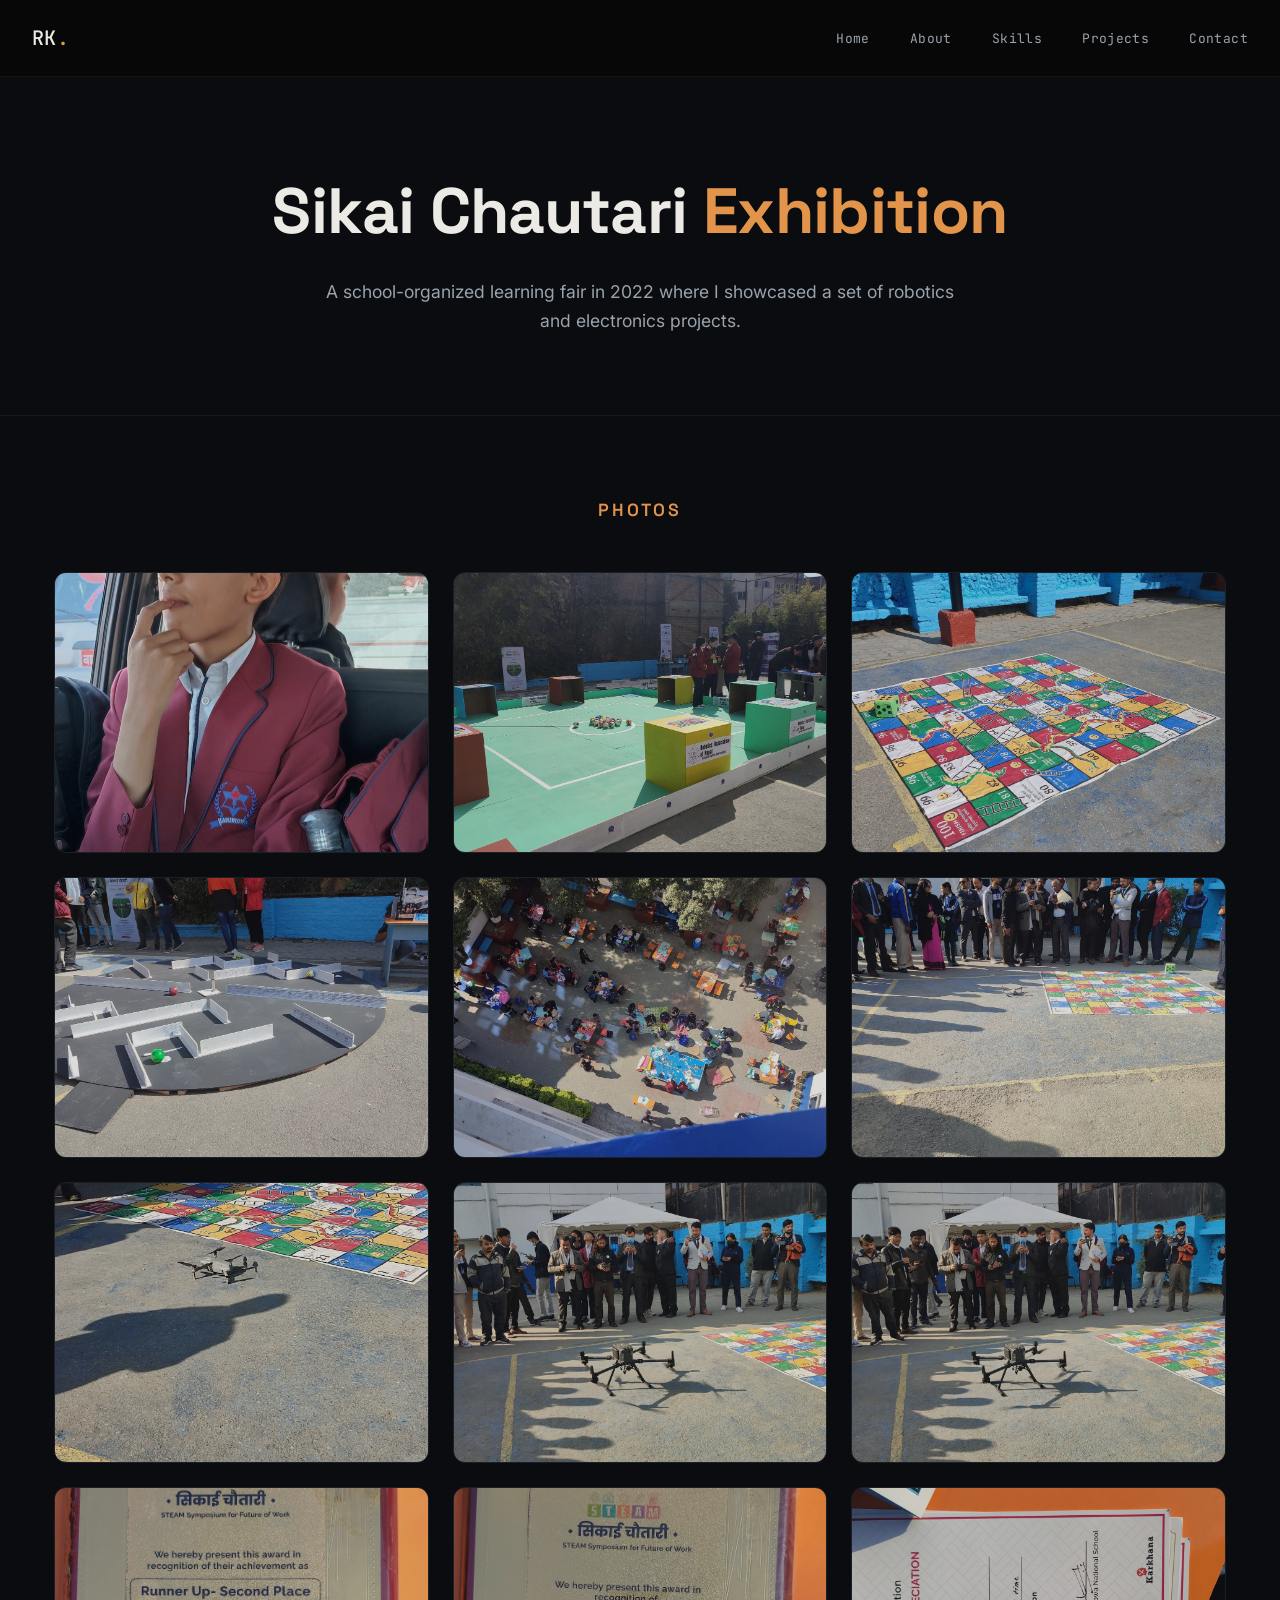
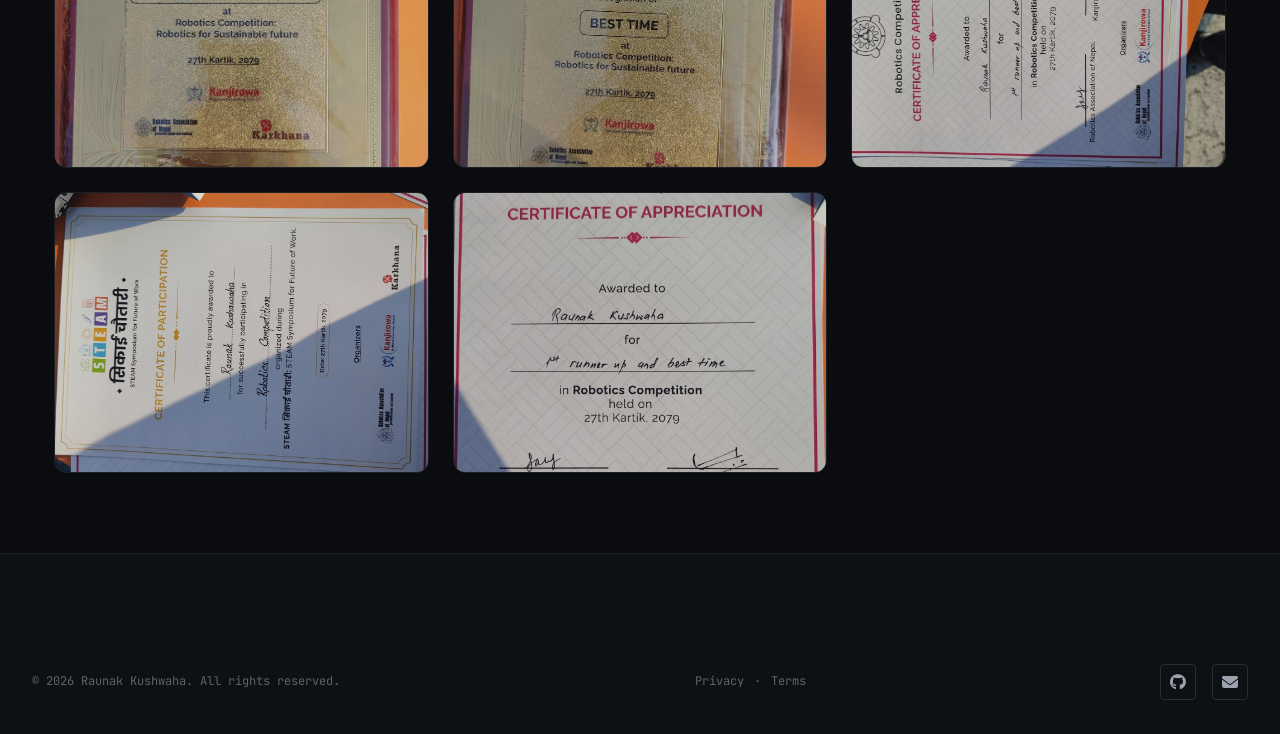
<file: sikai-chautari.html>
<!DOCTYPE html>
<html lang="en">

<head>
    <meta charset="UTF-8">
    <meta name="viewport" content="width=device-width, initial-scale=1.0">
    <title>Sikai Chautari Exhibition | Raunak Kushwaha</title>
    <meta name="description" content="Robotics and electronics projects showcased by Raunak Kushwaha at the Sikai Chautari school learning fair.">
    <link rel="canonical" href="https://raunakkushwaha.tech/sikai-chautari">
    <meta property="og:type" content="website">
    <meta property="og:title" content="Sikai Chautari Exhibition | Raunak Kushwaha">
    <meta property="og:description" content="Robotics and electronics projects showcased by Raunak Kushwaha at the Sikai Chautari school learning fair.">
    <meta property="og:url" content="https://raunakkushwaha.tech/sikai-chautari">
    <meta property="og:image" content="https://raunakkushwaha.tech/assets/sikai-chautari/01.jpg">
    <meta name="twitter:card" content="summary_large_image">
    <meta name="twitter:title" content="Sikai Chautari Exhibition | Raunak Kushwaha">
    <meta name="twitter:description" content="Robotics and electronics projects showcased by Raunak Kushwaha at the Sikai Chautari school learning fair.">
    <meta name="twitter:image" content="https://raunakkushwaha.tech/assets/sikai-chautari/01.jpg">
    <link rel="icon" href="/favicon.ico" sizes="any">
    <link rel="icon" href="/favicon.svg" type="image/svg+xml">
    <link rel="apple-touch-icon" href="/apple-touch-icon.png">
    <link rel="manifest" href="/site.webmanifest">
    <link rel="stylesheet" href="style.css">
    <link href="https://fonts.googleapis.com/css2?family=Space+Grotesk:wght@400;500;600;700&family=Inter:wght@400;500;600&family=JetBrains+Mono:wght@400;500&display=swap" rel="stylesheet">
    <link rel="stylesheet" href="https://cdnjs.cloudflare.com/ajax/libs/font-awesome/6.4.0/css/all.min.css">
    <style>
        body { background: var(--bg); color: var(--text); font-family: var(--font-body); margin: 0; }
        .is-subpage #navbar { background: rgba(8, 8, 8, 0.95); border-bottom: 1px solid rgba(255,255,255,0.05); }
        .page-header { padding: 160px 0 80px; text-align: center; border-bottom: 1px solid rgba(255,255,255,0.05); }
        .page-header h1 { font-size: clamp(2.5rem, 8vw, 4rem); margin-bottom: 1rem; font-weight: 800; }
        .page-header p { color: var(--text-dim); max-width: 650px; margin: 0 auto; font-size: 1.1rem; line-height: 1.6; }

        .content { max-width: 1220px; margin: 0 auto; padding: 0 1.5rem; }
        .block { padding: 80px 0; border-bottom: 1px solid rgba(255,255,255,0.04); }
        .block:last-child { border-bottom: none; }
        .block h2 { font-size: 1.1rem; text-transform: uppercase; letter-spacing: 3px; color: var(--copper); margin-bottom: 3rem; font-weight: 600; text-align: center; }

        .car-grid {
            display: grid;
            grid-template-columns: repeat(auto-fit, minmax(280px, 1fr));
            gap: 2.5rem;
        }
        .feature-card {
            background: var(--surface); border: 1px solid var(--border-soft); border-radius: 16px;
            padding: 2.5rem; text-align: center; transition: all 0.3s ease;
        }
        .feature-card:hover { border-color: var(--copper); transform: translateY(-5px); }
        .feature-card i { font-size: 2.5rem; color: var(--copper); margin-bottom: 1.5rem; display: block; }
        .feature-card h3 { font-size: 1.3rem; margin-bottom: 1rem; color: var(--text); }
        .feature-card p { font-size: 0.95rem; color: var(--text-dim); line-height: 1.6; }

        .gallery {
            display: grid; grid-template-columns: repeat(auto-fit, minmax(280px, 1fr));
            gap: 1.5rem; margin-top: 1rem;
        }
        .gallery-item {
            position: relative; aspect-ratio: 4/3; background: var(--surface);
            border-radius: 12px; overflow: hidden; border: 1px solid var(--border-soft);
            transition: all 0.3s ease;
        }
        .gallery-item:hover { border-color: var(--copper); transform: translateY(-5px); }
        .gallery-item img { width: 100%; height: 100%; object-fit: cover; opacity: 0.85; transition: 0.3s; loading: lazy; }
        .gallery-item:hover img { opacity: 1; }

        @media (max-width: 600px) {
            .page-header { padding: 120px 1.5rem 60px; }
            .block { padding: 50px 0; }
        }
    </style>
</head>

<body class="is-subpage">
    <nav id="navbar" class="scrolled">
        <div class="nav-content">
            <a href="/" class="logo">RK<span>.</span></a>
            <ul class="nav-links">
                <li><a href="/">Home</a></li>
                <li><a href="/#about">About</a></li>
                <li><a href="/#skills">Skills</a></li>
                <li><a href="/#projects">Projects</a></li>
                <li><a href="/#contact">Contact</a></li>
            </ul>
            <div class="hamburger">
                <i class="fas fa-bars"></i>
            </div>
        </div>
    </nav>

    <div class="page-header fade-up">
        <h1>Sikai Chautari <span style="color: var(--copper);">Exhibition</span></h1>
        <p>A school-organized learning fair in 2022 where I showcased a set of robotics and electronics projects.</p>
    </div>

    <div class="content">

        <div class="block fade-up">
            <h2>Photos</h2>
            <div class="gallery">
                <div class="gallery-item"><img src="assets/sikai-chautari/01.jpg" alt="Sikai Chautari Exhibition 2022" loading="lazy"></div>
                <div class="gallery-item"><img src="assets/sikai-chautari/02.jpg" alt="Sikai Chautari Exhibition 2022" loading="lazy"></div>
                <div class="gallery-item"><img src="assets/sikai-chautari/03.jpg" alt="Sikai Chautari Exhibition 2022" loading="lazy"></div>
                <div class="gallery-item"><img src="assets/sikai-chautari/04.jpg" alt="Sikai Chautari Exhibition 2022" loading="lazy"></div>
                <div class="gallery-item"><img src="assets/sikai-chautari/05.jpg" alt="Sikai Chautari Exhibition 2022" loading="lazy"></div>
                <div class="gallery-item"><img src="assets/sikai-chautari/06.jpg" alt="Sikai Chautari Exhibition 2022" loading="lazy"></div>
                <div class="gallery-item"><img src="assets/sikai-chautari/07.jpg" alt="Sikai Chautari Exhibition 2022" loading="lazy"></div>
                <div class="gallery-item"><img src="assets/sikai-chautari/08.jpg" alt="Sikai Chautari Exhibition 2022" loading="lazy"></div>
                <div class="gallery-item"><img src="assets/sikai-chautari/09.jpg" alt="Sikai Chautari Exhibition 2022" loading="lazy"></div>
                <div class="gallery-item"><img src="assets/sikai-chautari/10.jpg" alt="Sikai Chautari Exhibition 2022" loading="lazy"></div>
                <div class="gallery-item"><img src="assets/sikai-chautari/11.jpg" alt="Sikai Chautari Exhibition 2022" loading="lazy"></div>
                <div class="gallery-item"><img src="assets/sikai-chautari/12.jpg" alt="Sikai Chautari Exhibition 2022" loading="lazy"></div>
                <div class="gallery-item"><img src="assets/sikai-chautari/13.jpg" alt="Sikai Chautari Exhibition 2022" loading="lazy"></div>
                <div class="gallery-item"><img src="assets/sikai-chautari/14.jpg" alt="Sikai Chautari Exhibition 2022" loading="lazy"></div>
            </div>
        </div>
    </div>

    <footer class="footer">
        <div class="container">
            <div class="footer-bottom">
                <p>&copy; 2026 Raunak Kushwaha. All rights reserved.</p>
                <div class="legal-links"><a href="/privacy">Privacy</a><span>&middot;</span><a href="/terms">Terms</a></div>
                <div class="socials">
                    <a href="https://github.com/0xwrdo" target="_blank"><i class="fab fa-github"></i></a>
                    <a href="mailto:raunakkushwaha077@gmail.com"><i class="fas fa-envelope"></i></a>
                </div>
            </div>
        </div>
    </footer>

    <script src="script.js"></script>
    <script>
        document.addEventListener('DOMContentLoaded', () => {
            setTimeout(() => {
                document.querySelectorAll('.fade-up').forEach(el => {
                    el.style.opacity = '1';
                    el.style.transform = 'none';
                });
            }, 1000);
        });
    </script>
</body>
</html>
</file>
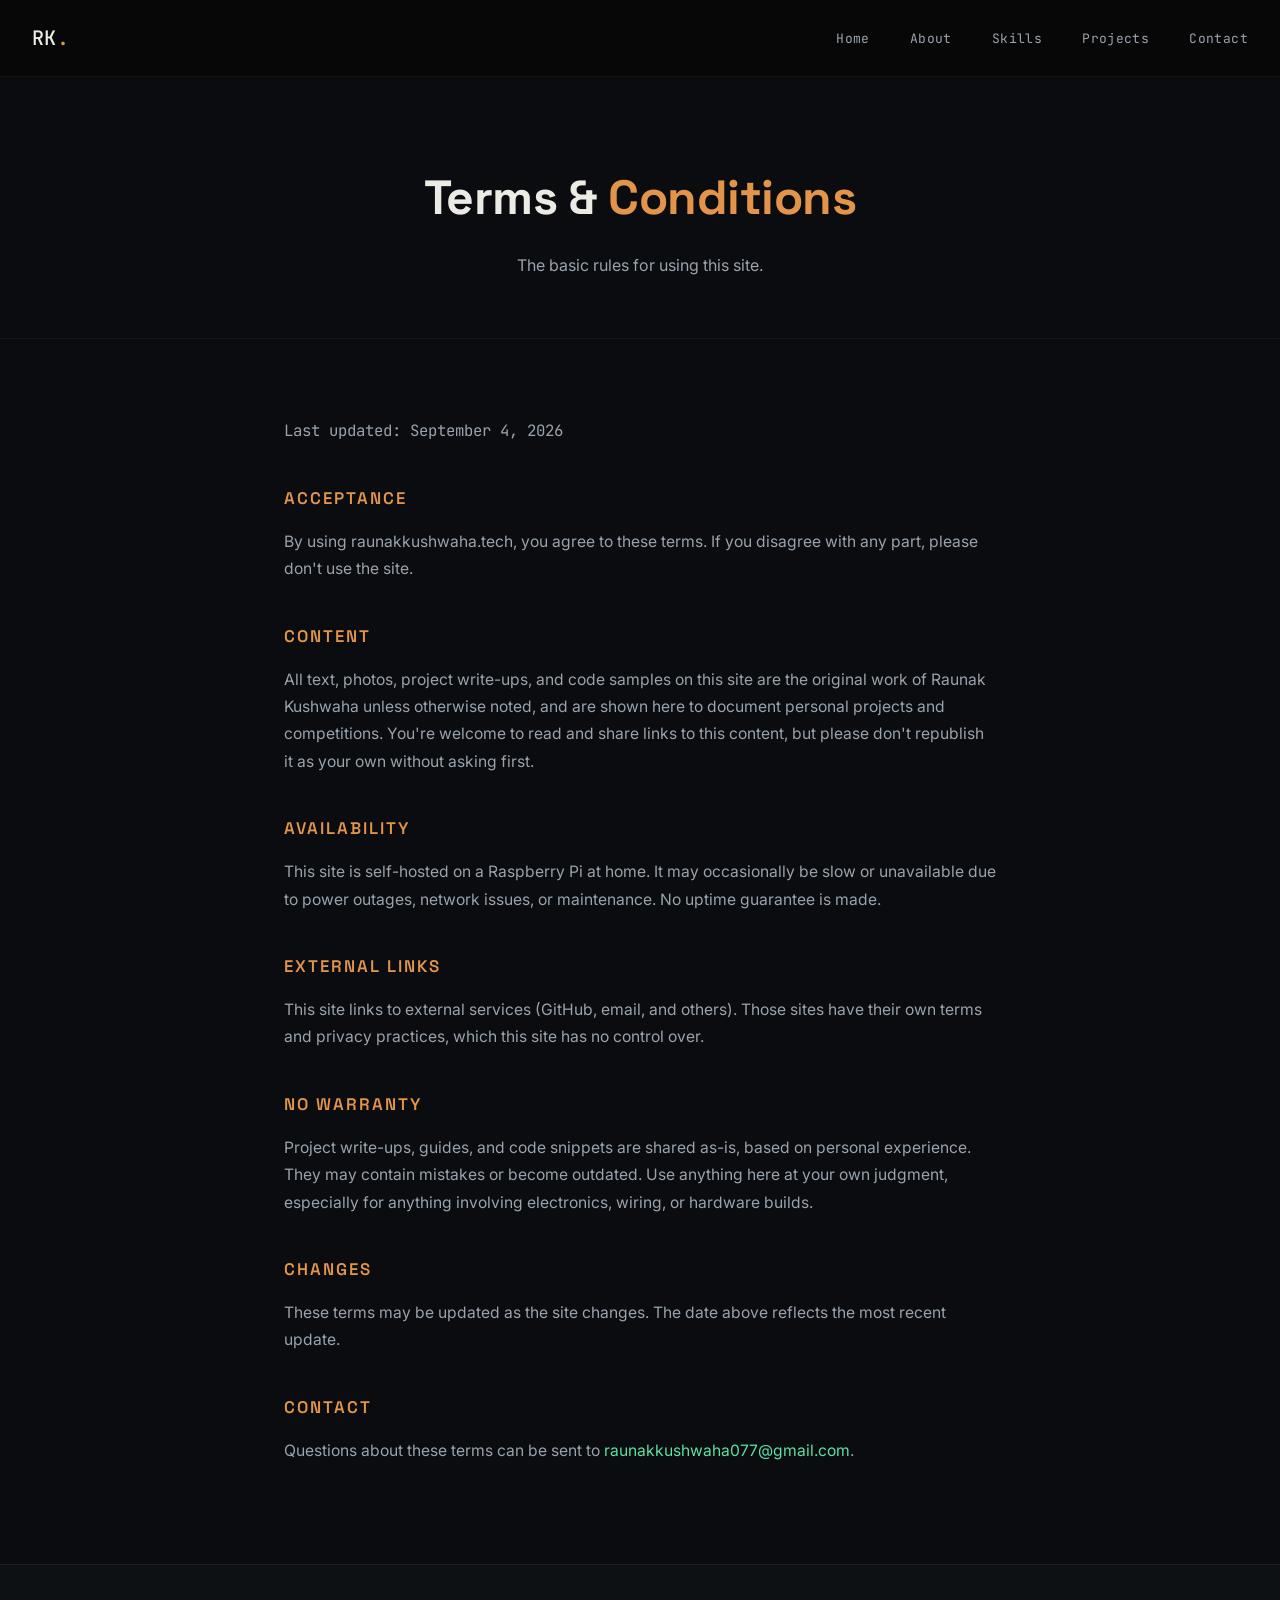
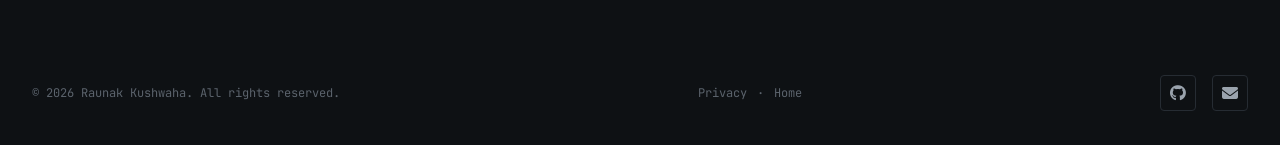
<file: terms.html>
<!DOCTYPE html>
<html lang="en">

<head>
    <meta charset="UTF-8">
    <meta name="viewport" content="width=device-width, initial-scale=1.0">
    <title>Terms & Conditions | Raunak Kushwaha</title>
    <meta name="description" content="Terms and conditions for using raunakkushwaha.tech.">
    <link rel="canonical" href="https://raunakkushwaha.tech/terms">
    <meta property="og:type" content="website">
    <meta property="og:title" content="Terms & Conditions | Raunak Kushwaha">
    <meta property="og:description" content="Terms and conditions for using raunakkushwaha.tech.">
    <meta property="og:url" content="https://raunakkushwaha.tech/terms">
    <meta property="og:image" content="https://raunakkushwaha.tech/me.jpg">
    <meta name="twitter:card" content="summary_large_image">
    <meta name="twitter:title" content="Terms & Conditions | Raunak Kushwaha">
    <meta name="twitter:description" content="Terms and conditions for using raunakkushwaha.tech.">
    <meta name="twitter:image" content="https://raunakkushwaha.tech/me.jpg">
    <meta name="robots" content="noindex">
    <link rel="icon" href="/favicon.ico" sizes="any">
    <link rel="icon" href="/favicon.svg" type="image/svg+xml">
    <link rel="apple-touch-icon" href="/apple-touch-icon.png">
    <link rel="manifest" href="/site.webmanifest">
    <link rel="stylesheet" href="style.css">
    <link href="https://fonts.googleapis.com/css2?family=Space+Grotesk:wght@400;500;600;700&family=Inter:wght@400;500;600&family=JetBrains+Mono:wght@400;500&display=swap" rel="stylesheet">
    <link rel="stylesheet" href="https://cdnjs.cloudflare.com/ajax/libs/font-awesome/6.4.0/css/all.min.css">
    <style>
        body { background: var(--bg); color: var(--text); font-family: var(--font-body); margin: 0; }
        .is-subpage #navbar { background: rgba(8, 8, 8, 0.95); border-bottom: 1px solid rgba(255,255,255,0.05); }
        .page-header { padding: 160px 0 60px; text-align: center; border-bottom: 1px solid rgba(255,255,255,0.05); }
        .page-header h1 { font-size: clamp(2.2rem, 6vw, 3rem); margin-bottom: 1rem; font-weight: 800; }
        .page-header p { color: var(--text-dim); max-width: 550px; margin: 0 auto; font-size: 1rem; }

        .legal-content { max-width: 760px; margin: 0 auto; padding: 70px 1.5rem 100px; }
        .legal-content h2 { font-size: 1.05rem; text-transform: uppercase; letter-spacing: 2px; color: var(--copper); margin: 2.5rem 0 1rem; font-weight: 600; }
        .legal-content h2:first-child { margin-top: 0; }
        .legal-content p, .legal-content li { color: var(--text-dim); font-size: 0.98rem; line-height: 1.75; }
        .legal-content ul { padding-left: 1.2rem; margin: 0.5rem 0; }
        .legal-content li { margin-bottom: 0.5rem; }
        .legal-content a { color: var(--signal); }
        .legal-updated { font-family: var(--font-mono); font-size: 12px; color: var(--text-faint); margin-top: 0.5rem; }

        @media (max-width: 768px) {
            .page-header { padding: 120px 1.5rem 50px; }
        }
    </style>
</head>

<body class="is-subpage">
    <nav id="navbar" class="scrolled">
        <div class="nav-content">
            <a href="/" class="logo">RK<span>.</span></a>
            <ul class="nav-links">
                <li><a href="/">Home</a></li>
                <li><a href="/#about">About</a></li>
                <li><a href="/#skills">Skills</a></li>
                <li><a href="/#projects">Projects</a></li>
                <li><a href="/#contact">Contact</a></li>
            </ul>
            <div class="hamburger">
                <i class="fas fa-bars"></i>
            </div>
        </div>
    </nav>

    <div class="page-header fade-up">
        <h1>Terms & <span style="color: var(--copper);">Conditions</span></h1>
        <p>The basic rules for using this site.</p>
    </div>

    <div class="legal-content fade-up">
        <p class="legal-updated">Last updated: September 4, 2026</p>

        <h2>Acceptance</h2>
        <p>By using raunakkushwaha.tech, you agree to these terms. If you disagree with any part, please don't use the site.</p>

        <h2>Content</h2>
        <p>All text, photos, project write-ups, and code samples on this site are the original work of Raunak Kushwaha unless otherwise noted, and are shown here to document personal projects and competitions. You're welcome to read and share links to this content, but please don't republish it as your own without asking first.</p>

        <h2>Availability</h2>
        <p>This site is self-hosted on a Raspberry Pi at home. It may occasionally be slow or unavailable due to power outages, network issues, or maintenance. No uptime guarantee is made.</p>

        <h2>External Links</h2>
        <p>This site links to external services (GitHub, email, and others). Those sites have their own terms and privacy practices, which this site has no control over.</p>

        <h2>No Warranty</h2>
        <p>Project write-ups, guides, and code snippets are shared as-is, based on personal experience. They may contain mistakes or become outdated. Use anything here at your own judgment, especially for anything involving electronics, wiring, or hardware builds.</p>

        <h2>Changes</h2>
        <p>These terms may be updated as the site changes. The date above reflects the most recent update.</p>

        <h2>Contact</h2>
        <p>Questions about these terms can be sent to <a href="mailto:raunakkushwaha077@gmail.com">raunakkushwaha077@gmail.com</a>.</p>
    </div>

    <footer class="footer">
        <div class="container">
            <div class="footer-bottom">
                <p>&copy; 2026 Raunak Kushwaha. All rights reserved.</p>
                <div class="legal-links"><a href="/privacy">Privacy</a><span>&middot;</span><a href="/">Home</a></div>
                <div class="socials">
                    <a href="https://github.com/0xwrdo" target="_blank"><i class="fab fa-github"></i></a>
                    <a href="mailto:raunakkushwaha077@gmail.com"><i class="fas fa-envelope"></i></a>
                </div>
            </div>
        </div>
    </footer>

    <script src="script.js"></script>
    <script>
        document.addEventListener('DOMContentLoaded', () => {
            setTimeout(() => {
                document.querySelectorAll('.fade-up').forEach(el => {
                    el.style.opacity = '1';
                    el.style.transform = 'none';
                });
            }, 200);
        });
    </script>
</body>
</html>
</file>
<file: style.css>
/* ============================================================
   RAUNAK KUSHWAHA — PORTFOLIO
   Design system: "Schematic" — dark PCB / circuit-diagram aesthetic
   Palette   : graphite base, copper + signal-green accents
   Type      : Space Grotesk (display) / Inter (body) / JetBrains Mono (labels)
   Signature : silkscreen coordinate tags, trace lines, corner brackets
   ============================================================ */

:root {
    --bg: #0a0c0f;
    --bg-alt: #0e1114;
    --surface: #14181d;
    --surface-2: #191e24;
    --border: #262c33;
    --border-soft: #1b2026;

    --text: #eceae4;
    --text-dim: #9aa3ad;
    --text-faint: #5b636c;

    --copper: #e2954a;
    --copper-dim: #a5713a;
    --signal: #5ce1a4;
    --signal-dim: #3a9a71;

    --font-display: 'Space Grotesk', sans-serif;
    --font-body: 'Inter', sans-serif;
    --font-mono: 'JetBrains Mono', monospace;

    --max-w: 1320px;
    --radius: 4px;
    --grid-line: rgba(226, 149, 74, 0.06);
}

* { margin: 0; padding: 0; box-sizing: border-box; }

html { overflow-x: hidden; }

body {
    overflow-x: hidden;
    background: var(--bg);
    color: var(--text);
    font-family: var(--font-body);
    font-size: 16px;
    line-height: 1.6;
    -webkit-font-smoothing: antialiased;
    background-image:
        linear-gradient(var(--grid-line) 1px, transparent 1px),
        linear-gradient(90deg, var(--grid-line) 1px, transparent 1px);
    background-size: 42px 42px;
}

::selection { background: var(--copper); color: #0a0c0f; }
a { color: inherit; text-decoration: none; }
ul { list-style: none; }
img { max-width: 100%; display: block; }
:focus-visible { outline: 2px solid var(--copper); outline-offset: 3px; }

.container { max-width: var(--max-w); margin: 0 auto; padding: 0 32px; }
.section { padding: 130px 0; position: relative; }
.bg-alt { background: var(--bg-alt); border-top: 1px solid var(--border-soft); border-bottom: 1px solid var(--border-soft); }

/* Typography */
h1, h2, h3, h4 { font-family: var(--font-display); font-weight: 600; letter-spacing: -0.01em; color: var(--text); }
.highlight { color: var(--copper); }

.eyebrow {
    display: inline-flex; align-items: center; gap: 8px;
    font-family: var(--font-mono); font-size: 12px; letter-spacing: 0.12em;
    color: var(--signal); margin-bottom: 14px;
}
.eyebrow::before { content: ''; width: 18px; height: 1px; background: var(--signal); }

/* Buttons */
.btn {
    display: inline-flex; align-items: center; gap: 10px;
    padding: 14px 26px; font-family: var(--font-mono); font-size: 13px; letter-spacing: 0.04em;
    border-radius: var(--radius); border: 1px solid transparent; cursor: pointer; transition: all 0.25s ease;
}
.btn-primary { background: var(--copper); color: #0a0c0f; font-weight: 500; }
.btn-primary:hover { background: #f0a659; transform: translateY(-2px); box-shadow: 0 8px 20px rgba(226, 149, 74, 0.25); }
.btn-outline { border-color: var(--border); color: var(--text); }
.btn-outline:hover { border-color: var(--signal); color: var(--signal); transform: translateY(-2px); }
.btn-text { display: inline-flex; align-items: center; gap: 8px; font-family: var(--font-mono); font-size: 13px; color: var(--signal); padding: 4px 0; border-bottom: 1px solid var(--signal-dim); }
.btn-text:hover { gap: 12px; color: #79f0bb; }

/* Navbar */
#navbar { position: fixed; top: 0; left: 0; right: 0; z-index: 1000; padding: 22px 0; transition: all 0.3s ease; border-bottom: 1px solid transparent; }
#navbar.scrolled { padding: 14px 0; background: rgba(10, 12, 15, 0.85); backdrop-filter: blur(10px); border-bottom: 1px solid var(--border-soft); }
.nav-content { max-width: var(--max-w); margin: 0 auto; padding: 0 32px; display: flex; align-items: center; justify-content: space-between; }
.logo { font-family: var(--font-mono); font-size: 20px; font-weight: 500; color: var(--text); letter-spacing: 0.02em; }
.logo span { color: var(--copper); }
.nav-links { display: flex; gap: 40px; }
.nav-links a { font-family: var(--font-mono); font-size: 13px; letter-spacing: 0.03em; color: var(--text-dim); position: relative; padding-bottom: 4px; transition: color 0.2s ease; }
.nav-links a::before { content: ''; position: absolute; left: 0; bottom: 0; height: 1px; width: 0; background: var(--signal); transition: width 0.25s ease; }
.nav-links a:hover, .nav-links a.active { color: var(--text); }
.nav-links a:hover::before, .nav-links a.active::before { width: 100%; }
.hamburger { display: none; font-size: 20px; cursor: pointer; color: var(--text); }

/* Hero */
.hero { min-height: 100vh; display: flex; align-items: center; padding-top: 80px; position: relative; overflow: hidden; }
.hero::before { content: ''; position: absolute; top: 12%; right: -10%; width: 480px; height: 480px; background: radial-gradient(circle, rgba(226, 149, 74, 0.14), transparent 70%); pointer-events: none; }
.hero-container { display: grid; grid-template-columns: 1.15fr 0.85fr; gap: 60px; align-items: center; }

.title-role { display: inline-flex; align-items: center; gap: 9px; font-family: var(--font-mono); font-size: 13px; letter-spacing: 0.08em; color: var(--text-dim); border: 1px solid var(--border); border-radius: 999px; padding: 7px 16px; margin-bottom: 26px; }
.status-dot { font-size: 7px; color: var(--signal); filter: drop-shadow(0 0 5px var(--signal)); animation: blink 2.2s infinite ease-in-out; }
@keyframes blink { 0%, 100% { opacity: 1; } 50% { opacity: 0.35; } }

.hero-name { font-size: clamp(2.6rem, 5.6vw, 4.6rem); line-height: 1.04; font-weight: 700; margin-bottom: 24px; }
.hero-name span { color: var(--copper); -webkit-text-stroke: 1px var(--copper); }
.hero-tagline { max-width: 500px; color: var(--text-dim); font-size: 17px; margin-bottom: 38px; }
.hero-cta { display: flex; gap: 16px; flex-wrap: wrap; }
.hero-visual { display: flex; justify-content: center; }

.profile-container { position: relative; width: 320px; aspect-ratio: 1 / 1.08; border: 1px solid var(--border); border-radius: var(--radius); padding: 14px; background: var(--surface); }
.profile-container::before, .profile-container::after { content: ''; position: absolute; width: 22px; height: 22px; border: 1px solid var(--copper); }
.profile-container::before { top: -1px; left: -1px; border-right: none; border-bottom: none; }
.profile-container::after { bottom: -1px; right: -1px; border-left: none; border-top: none; }
.profile-img { width: 100%; height: 100%; object-fit: cover; border-radius: 2px; filter: grayscale(35%) contrast(1.05); }

.frame-tag { position: absolute; font-family: var(--font-mono); font-size: 11px; letter-spacing: 0.08em; color: var(--signal); background: var(--bg); padding: 3px 9px; border: 1px solid var(--border); z-index: 2; }
.frame-tag-top { top: -12px; left: 20px; }
.frame-tag-bottom { bottom: -12px; right: 20px; color: var(--text-dim); }

.scroll-down { position: absolute; bottom: 36px; left: 50%; transform: translateX(-50%); color: var(--text-faint); font-size: 16px; animation: bob 2s infinite ease-in-out; }
@keyframes bob { 0%, 100% { transform: translate(-50%, 0); } 50% { transform: translate(-50%, 8px); } }

/* Section header */
.section-header { margin-bottom: 60px; }
.section-header h2 { font-size: clamp(1.9rem, 3.4vw, 2.6rem); }
.section-header .line { width: 60px; height: 2px; background: var(--copper); margin-top: 20px; }

/* About */
.about-grid { display: grid; grid-template-columns: 1.2fr 1fr; gap: 70px; align-items: start; }
.about-text .lead { font-family: var(--font-display); font-size: 22px; font-weight: 500; color: var(--text); margin-bottom: 20px; line-height: 1.4; }
.about-text p { color: var(--text-dim); margin-bottom: 18px; }
.about-text strong { color: var(--copper); font-weight: 600; }
.fun-fact { display: flex; align-items: center; gap: 10px; font-family: var(--font-mono); font-size: 13px; color: var(--signal); background: var(--surface); border: 1px solid var(--border-soft); border-left: 2px solid var(--signal); padding: 12px 16px; margin: 26px 0; }

.stats-grid { display: grid; grid-template-columns: 1fr 1fr; gap: 1px; background: var(--border-soft); border: 1px solid var(--border-soft); }
.stat-card { background: var(--surface); padding: 30px 24px; transition: background 0.25s ease; }
.stat-card:hover { background: var(--surface-2); }
.stat-card h3 { font-family: var(--font-mono); font-size: 2.3rem; color: var(--copper); font-weight: 500; margin-bottom: 6px; }
.stat-card .plus { color: var(--signal); }
.stat-card p { font-size: 13px; color: var(--text-dim); letter-spacing: 0.02em; }

/* Skills */
.skills-container { display: grid; grid-template-columns: repeat(3, 1fr); gap: 1px; background: var(--border-soft); border: 1px solid var(--border-soft); }
.skill-category { background: var(--surface); padding: 34px 28px; }
.skill-category h3 { display: flex; align-items: center; gap: 10px; font-size: 15px; font-weight: 500; color: var(--text); margin-bottom: 22px; padding-bottom: 16px; border-bottom: 1px solid var(--border-soft); }
.skill-category h3 i { color: var(--signal); font-size: 14px; }
.skill-tags { display: flex; flex-wrap: wrap; gap: 10px; }
.tag { font-family: var(--font-mono); font-size: 12px; padding: 8px 14px; border: 1px solid var(--border); border-radius: var(--radius); color: var(--text-dim); cursor: pointer; transition: all 0.2s ease; }
.tag:hover { border-color: var(--copper); color: var(--copper); background: rgba(226, 149, 74, 0.07); }

/* Projects */
.projects-grid { display: grid; grid-template-columns: repeat(2, 1fr); gap: 26px; margin-bottom: 70px; }
.project-card { display: block; background: var(--surface); border: 1px solid var(--border-soft); overflow: hidden; transition: transform 0.3s ease, border-color 0.3s ease; position: relative; }
.project-card:hover { border-color: var(--copper-dim); }
.project-image { aspect-ratio: 16 / 10; overflow: hidden; position: relative; border-bottom: 1px solid var(--border-soft); }
.project-image::after { content: ''; position: absolute; inset: 0; background: linear-gradient(180deg, transparent 50%, rgba(10, 12, 15, 0.55)); }
.project-image img { width: 100%; height: 100%; object-fit: cover; filter: grayscale(20%); transition: transform 0.5s ease, filter 0.5s ease; }
.project-card:hover .project-image img { transform: scale(1.06); filter: grayscale(0%); }
.project-content { padding: 26px 26px 28px; }
.project-content h3 { font-size: 18px; margin-bottom: 10px; }
.project-content p { color: var(--text-dim); font-size: 14px; margin-bottom: 18px; }
.project-tech { display: flex; flex-wrap: wrap; gap: 8px; }
.project-tech span { font-family: var(--font-mono); font-size: 11px; letter-spacing: 0.03em; color: var(--signal); border: 1px solid var(--signal-dim); padding: 4px 10px; border-radius: 999px; }

.competitions-box { border: 1px solid var(--border-soft); background: var(--surface); }
.comp-header { padding: 20px 28px; border-bottom: 1px solid var(--border-soft); }
.comp-header h3 { display: flex; align-items: center; gap: 10px; font-size: 15px; font-weight: 500; }
.comp-header i { color: var(--copper); }
.comp-list li { border-bottom: 1px solid var(--border-soft); }
.comp-list li:last-child { border-bottom: none; }
.comp-row { display: flex; align-items: flex-start; gap: 24px; padding: 22px 28px; text-decoration: none; color: inherit; transition: background 0.2s ease; position: relative; }
a.comp-row { cursor: pointer; }
a.comp-row:hover { background: var(--surface-2); }
a.comp-row:hover .comp-info h4 { color: var(--copper); }
a.comp-row .comp-arrow { position: absolute; right: 28px; top: 50%; transform: translateY(-50%) translateX(-6px); color: var(--copper); font-size: 12px; opacity: 0; transition: all 0.2s ease; }
a.comp-row:hover .comp-arrow { opacity: 1; transform: translateY(-50%) translateX(0); }
.comp-year { font-family: var(--font-mono); font-size: 13px; color: var(--copper); min-width: 64px; padding-top: 2px; }
.comp-info h4 { font-size: 15px; font-weight: 500; margin-bottom: 4px; transition: color 0.2s ease; }
.comp-info p { color: var(--text-dim); font-size: 13.5px; }

/* Services */
.services-grid { display: grid; grid-template-columns: repeat(3, 1fr); gap: 26px; }
.service-card { padding: 34px 28px; background: var(--surface); border: 1px solid var(--border-soft); transition: transform 0.3s ease, border-color 0.3s ease; }
.service-card:hover { border-color: var(--signal-dim); }
.service-icon { width: 46px; height: 46px; display: flex; align-items: center; justify-content: center; border: 1px solid var(--border); border-radius: var(--radius); color: var(--copper); font-size: 18px; margin-bottom: 22px; }
.service-card h3 { font-size: 16.5px; margin-bottom: 10px; }
.service-card p { color: var(--text-dim); font-size: 14px; }

/* Footer */
.footer { padding: 110px 0 34px; background: var(--bg-alt); border-top: 1px solid var(--border-soft); }
.footer-content { display: grid; grid-template-columns: 1.2fr 1fr; gap: 50px; padding-bottom: 60px; margin-bottom: 40px; border-bottom: 1px solid var(--border-soft); }
.footer-brand h2 { font-size: clamp(1.7rem, 3vw, 2.3rem); margin-bottom: 16px; }
.footer-brand p { color: var(--text-dim); max-width: 420px; }
.footer-links { display: flex; flex-direction: column; gap: 16px; justify-content: center; }
.contact-link { display: flex; align-items: center; gap: 12px; font-family: var(--font-mono); font-size: 14px; color: var(--text-dim); transition: color 0.2s ease; }
.contact-link i { color: var(--signal); width: 18px; }
.contact-link:hover { color: var(--copper); }
.footer-bottom { display: flex; justify-content: space-between; align-items: center; flex-wrap: wrap; gap: 16px; }
.footer-bottom p { font-family: var(--font-mono); font-size: 12px; color: var(--text-faint); }
.legal-links { display: flex; align-items: center; gap: 10px; font-family: var(--font-mono); font-size: 12px; }
.legal-links a { color: var(--text-faint); text-decoration: none; transition: color 0.2s ease; }
.legal-links a:hover { color: var(--signal); }
.legal-links span { color: var(--text-faint); }
.socials { display: flex; gap: 16px; }
.socials a { width: 36px; height: 36px; display: flex; align-items: center; justify-content: center; border: 1px solid var(--border); border-radius: var(--radius); color: var(--text-dim); transition: all 0.2s ease; }
.socials a:hover { color: var(--copper); border-color: var(--copper-dim); }

/* Modal */
.skill-modal-overlay { position: fixed; inset: 0; background: rgba(10, 12, 15, 0.8); backdrop-filter: blur(4px); display: flex; align-items: center; justify-content: center; z-index: 2000; opacity: 0; visibility: hidden; transition: all 0.25s ease; padding: 24px; }
.skill-modal-overlay.active { opacity: 1; visibility: visible; }
.skill-modal { background: var(--surface); border: 1px solid var(--border); border-top: 2px solid var(--copper); max-width: 560px; width: 100%; padding: 36px; position: relative; transform: translateY(14px); transition: transform 0.25s ease; }
.skill-modal-overlay.active .skill-modal { transform: translateY(0); }
.skill-modal h3 { font-size: 19px; color: var(--copper); margin-bottom: 16px; padding-right: 20px; }
.skill-modal p { color: var(--text-dim); font-size: 14.5px; line-height: 1.7; }
.skill-modal-close { position: absolute; top: 18px; right: 18px; background: none; border: 1px solid var(--border); color: var(--text-dim); width: 30px; height: 30px; border-radius: var(--radius); font-size: 18px; line-height: 1; cursor: pointer; transition: all 0.2s ease; }
.skill-modal-close:hover { color: var(--copper); border-color: var(--copper-dim); }

/* Scroll progress bar (driven by Lenis scroll progress) */
#scroll-progress {
    position: fixed;
    top: 0;
    left: 0;
    height: 2px;
    width: 100%;
    background: linear-gradient(90deg, var(--copper), var(--signal));
    transform: scaleX(0);
    transform-origin: left;
    z-index: 1100;
    will-change: transform;
}

/* Staggered reveal for grouped items within a section */
.stat-card:nth-child(1), .skill-category:nth-child(1), .project-card:nth-child(1), .service-card:nth-child(1), .comp-list li:nth-child(1) { transition-delay: 0s; }
.stat-card:nth-child(2), .skill-category:nth-child(2), .project-card:nth-child(2), .service-card:nth-child(2), .comp-list li:nth-child(2) { transition-delay: 0.08s; }
.stat-card:nth-child(3), .skill-category:nth-child(3), .project-card:nth-child(3), .service-card:nth-child(3), .comp-list li:nth-child(3) { transition-delay: 0.16s; }
.stat-card:nth-child(4), .project-card:nth-child(4), .comp-list li:nth-child(4) { transition-delay: 0.24s; }
.comp-list li:nth-child(5) { transition-delay: 0.32s; }
.comp-list li:nth-child(6) { transition-delay: 0.4s; }

.comp-list li {
    opacity: 0;
    transform: translateY(16px);
    transition: opacity 0.6s ease, transform 0.6s ease;
}
.competitions-box.visible .comp-list li {
    opacity: 1;
    transform: translateY(0);
}

@media (prefers-reduced-motion: reduce) {
    #scroll-progress { display: none; }
    .comp-list li { opacity: 1; transform: none; transition: none; }
}

/* Scroll reveal */
.fade-up, .fade-right, .fade-left, .fade-in, .project-card, .service-card { opacity: 0; transition: opacity 0.7s ease, transform 0.7s ease; }
.fade-up { transform: translateY(28px); }
.fade-right { transform: translateX(-28px); }
.fade-left { transform: translateX(28px); }
.fade-in { transform: scale(0.96); }
.project-card { transform: translateY(20px); }
.service-card { transform: translateY(20px); }
.fade-up.visible, .fade-right.visible, .fade-left.visible, .fade-in.visible, .project-card.visible, .service-card.visible { opacity: 1; transform: translate(0) scale(1); }

@media (prefers-reduced-motion: reduce) {
    .fade-up, .fade-right, .fade-left, .fade-in, .project-card, .service-card { opacity: 1; transform: none; transition: none; }
    .status-dot, .scroll-down { animation: none; }
}

/* Large desktop / wide monitors — use more of the available width */
@media (min-width: 1440px) {
    :root { --max-w: 1480px; }
    .hero-container { gap: 90px; }
    .profile-container { width: 360px; }
}

@media (min-width: 1800px) {
    :root { --max-w: 1640px; }
}

/* Responsive */
@media (max-width: 960px) {
    .hero-container { grid-template-columns: 1fr; text-align: center; }
    .hero-tagline { margin-left: auto; margin-right: auto; }
    .hero-cta { justify-content: center; }
    .hero-visual { order: -1; margin-bottom: 20px; }
    .about-grid { grid-template-columns: 1fr; gap: 46px; }
    .skills-container { grid-template-columns: 1fr; }
    .projects-grid { grid-template-columns: 1fr; }
    .services-grid { grid-template-columns: 1fr; }
    .footer-content { grid-template-columns: 1fr; }
}

@media (max-width: 720px) {
    .nav-links { position: fixed; top: 0; right: -100%; height: 100vh; width: 70%; max-width: 300px; background: var(--surface); border-left: 1px solid var(--border); flex-direction: column; justify-content: center; align-items: center; gap: 32px; transition: right 0.3s ease; }
    .nav-links.active { right: 0; }
    .hamburger { display: block; }
    .section { padding: 90px 0; }
    .stats-grid { grid-template-columns: 1fr; }
    .comp-row { flex-direction: column; gap: 8px; }
    .footer-bottom { flex-direction: column; align-items: flex-start; }
}

@media (max-width: 480px) {
    .container { padding: 0 20px; }
    .hero-cta { flex-direction: column; width: 100%; }
    .hero-cta .btn { justify-content: center; }
    .profile-container { width: 100%; max-width: 300px; }
}
</file>
